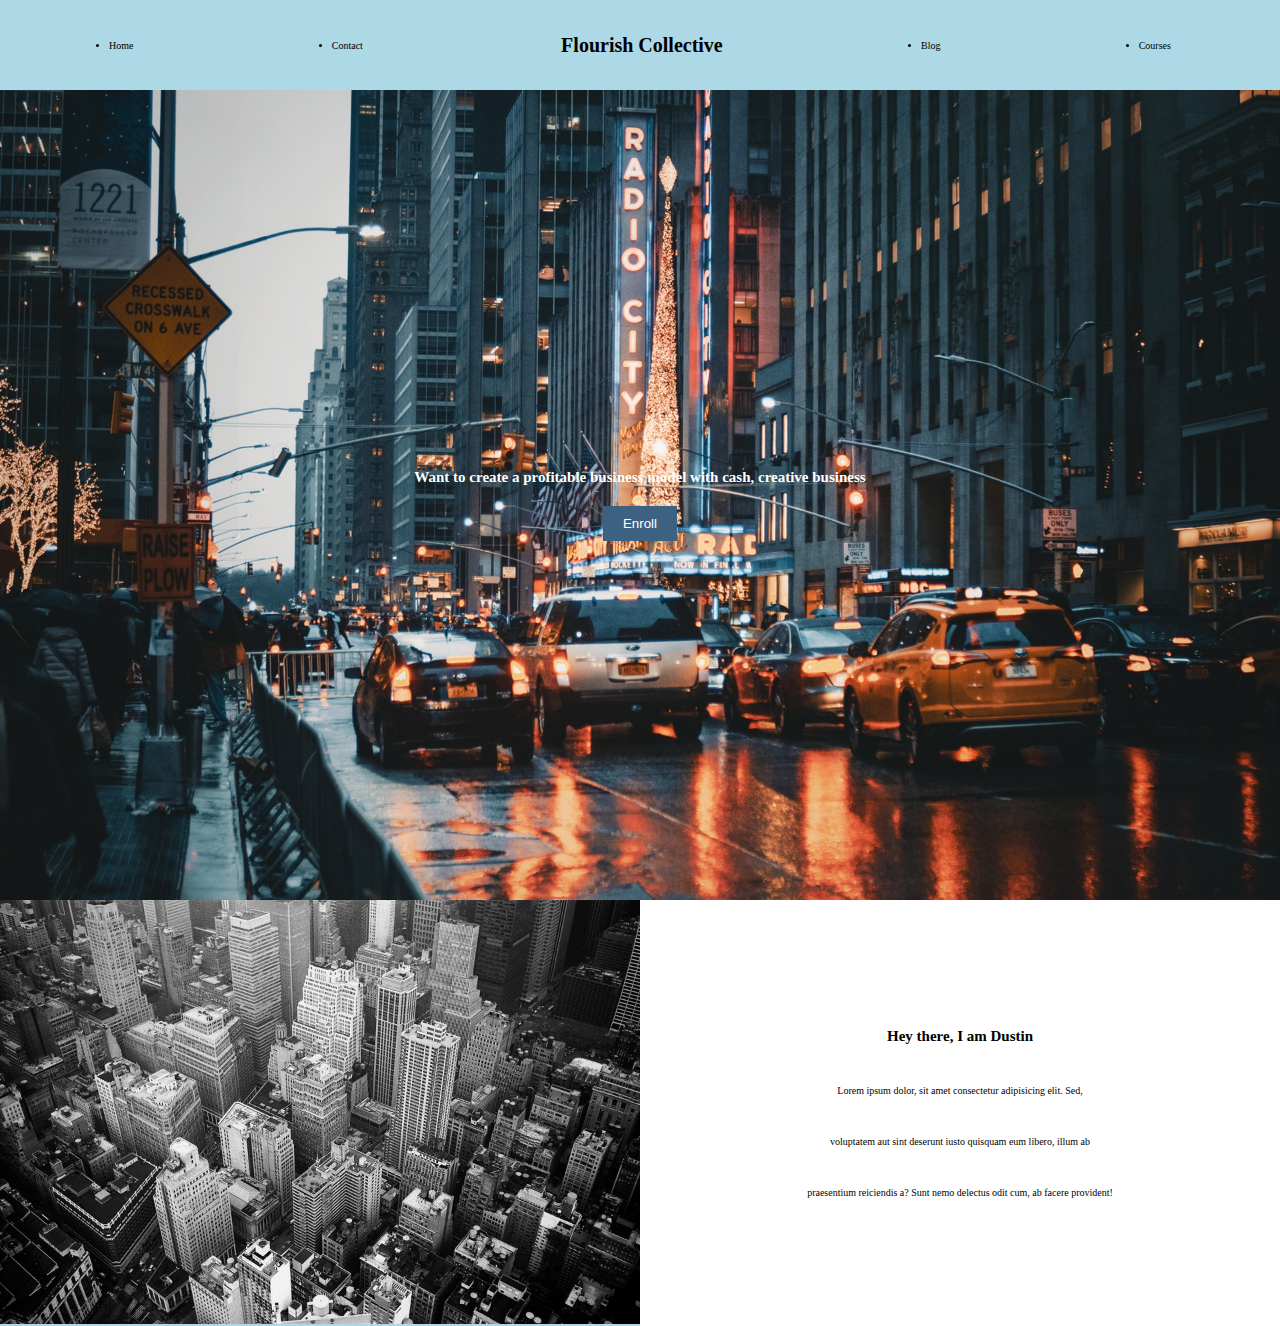
<file: css-flex/index.html>
<!DOCTYPE html>
<html lang="en">
  <head>
    <meta charset="UTF-8" />
    <meta name="viewport" content="width=device-width, initial-scale=1.0" />
    <title>Flourishe Collective</title>
    <link rel="stylesheet" href="./style.css" />
  </head>
  <body>
    <header>
      <nav>
        <ul>
          <li><a href="#"></a>Home</li>
          <li><a href="#"></a>Contact</li>
          <h1>Flourish Collective</h1>
          <li><a href="#"></a>Blog</li>
          <li><a href="#"></a>Courses</li>
        </ul>
      </nav>
    </header>
    <section class="hero">
      <h2>
        Want to create a profitable business model with cash, creative business
      </h2>
      <button>Enroll</button>
    </section>
    <section class="intro">
      <div class="intro-img">
        <img
          src="./img/aerial-view-and-grayscale-photography-of-high-rise-buildings-1105766 (1).jpg"
          alt="color vehicle"
        />
      </div>

      <div class="intro-text">
        <h2>Hey there, I am Dustin</h2>
        <p>
          Lorem ipsum dolor, sit amet consectetur adipisicing elit. Sed,
        </p>
        <p>voluptatem aut sint deserunt iusto quisquam eum libero, illum ab</p>
        <p>
          praesentium reiciendis a? Sunt nemo delectus odit cum, ab facere
          provident!
        </p>
      </div>
    </section>
  </body>
</html>
</file>
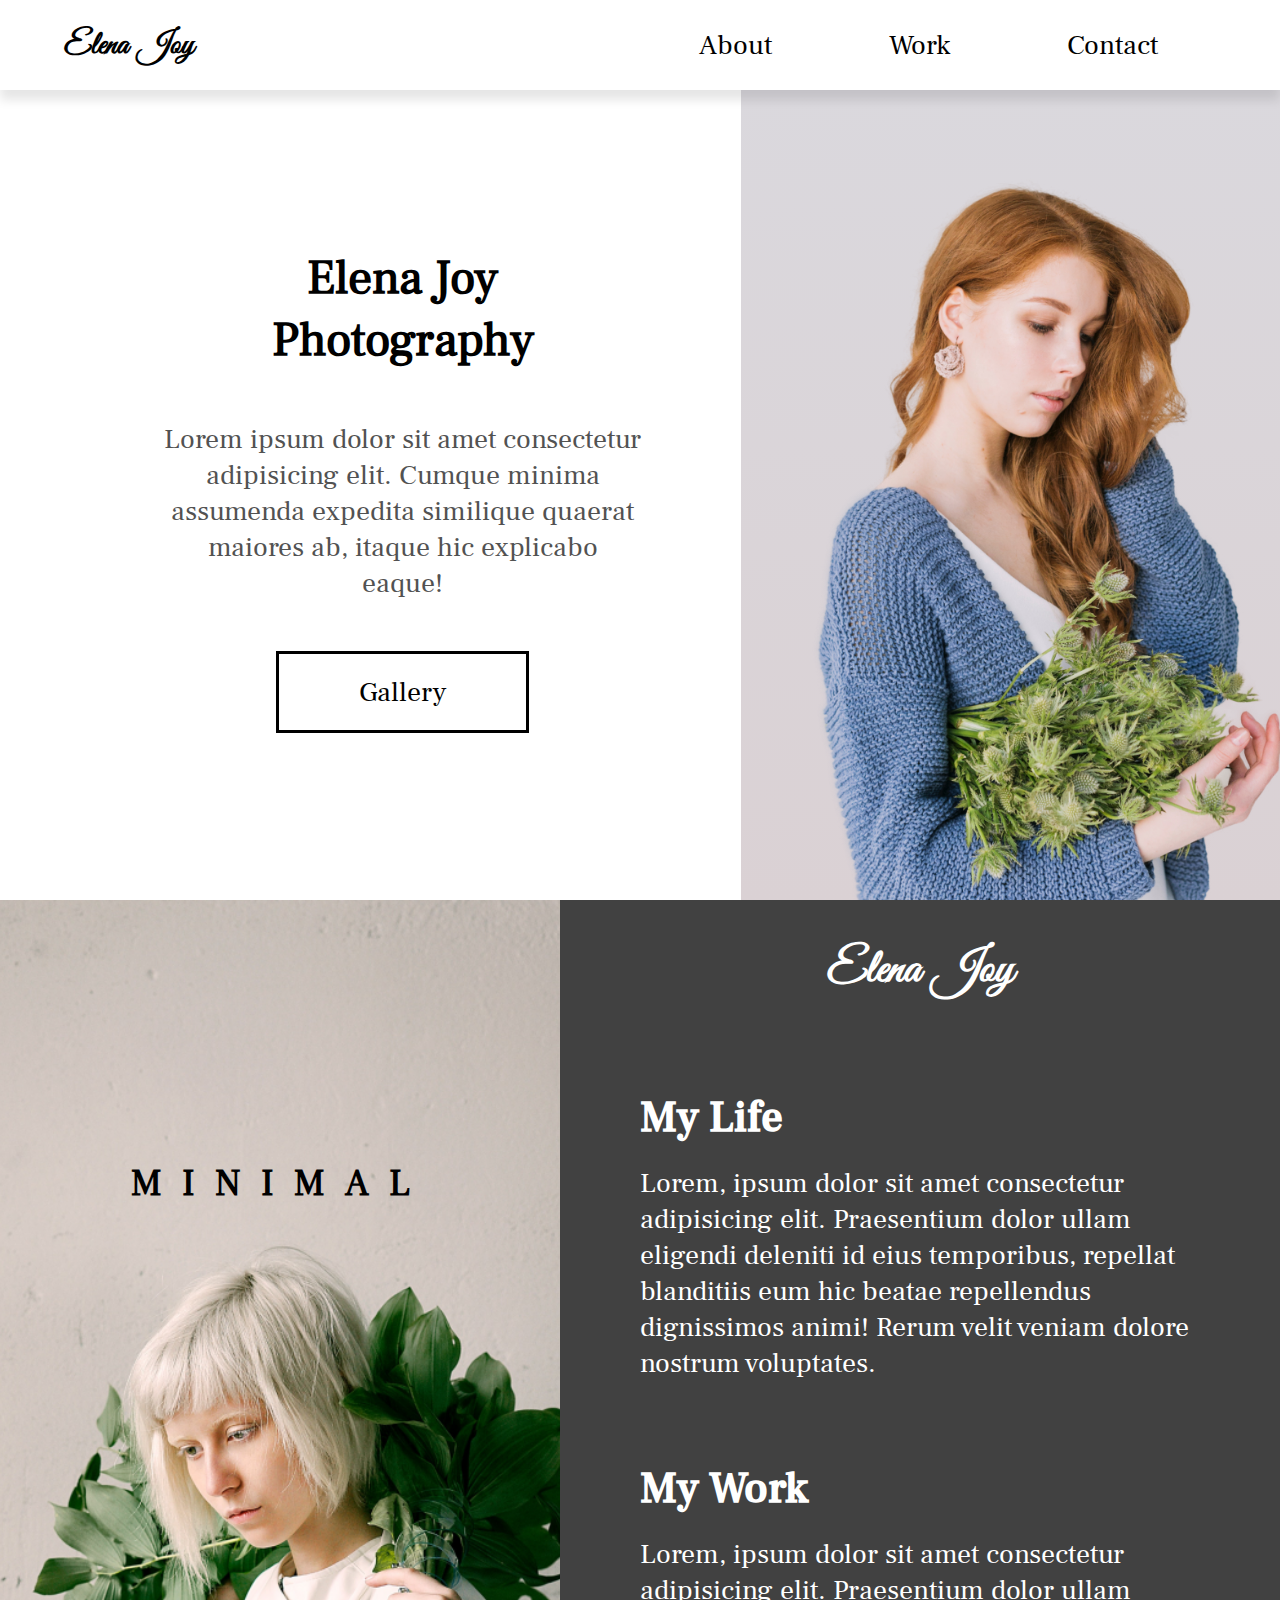
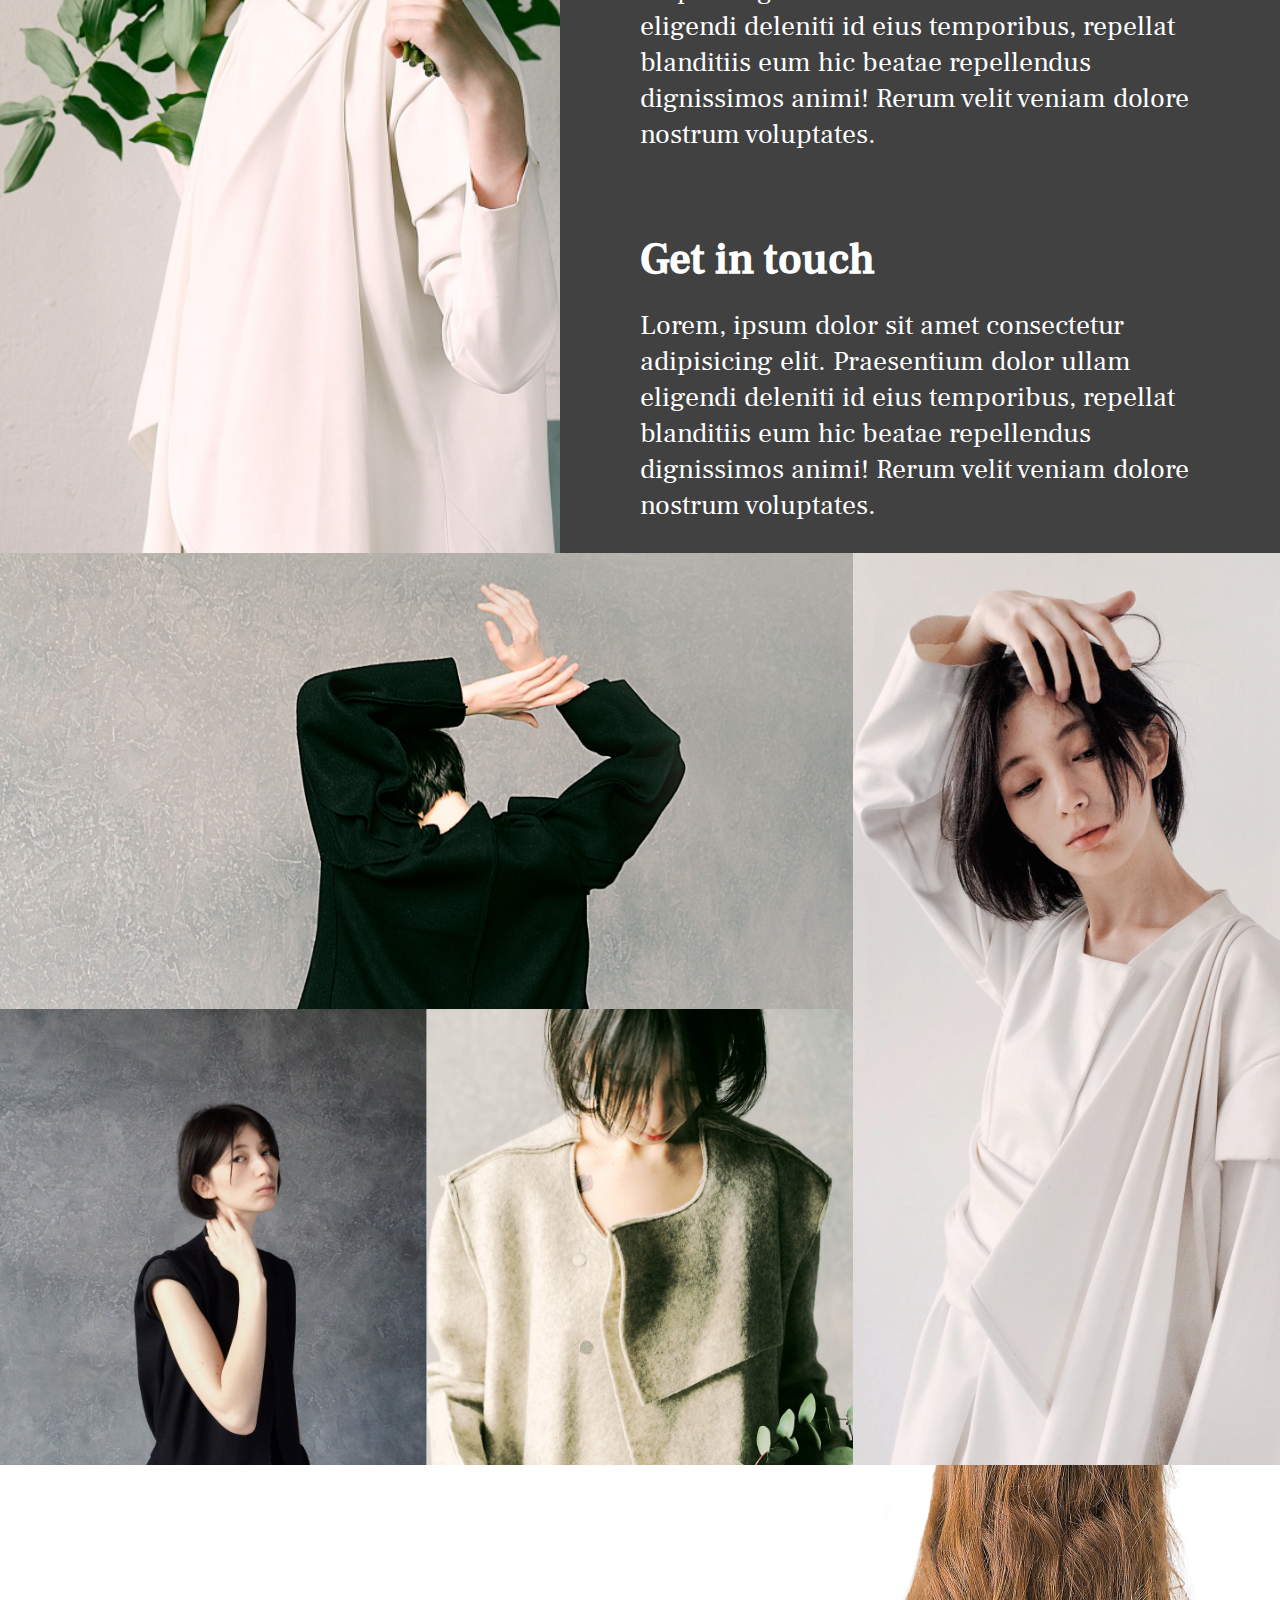
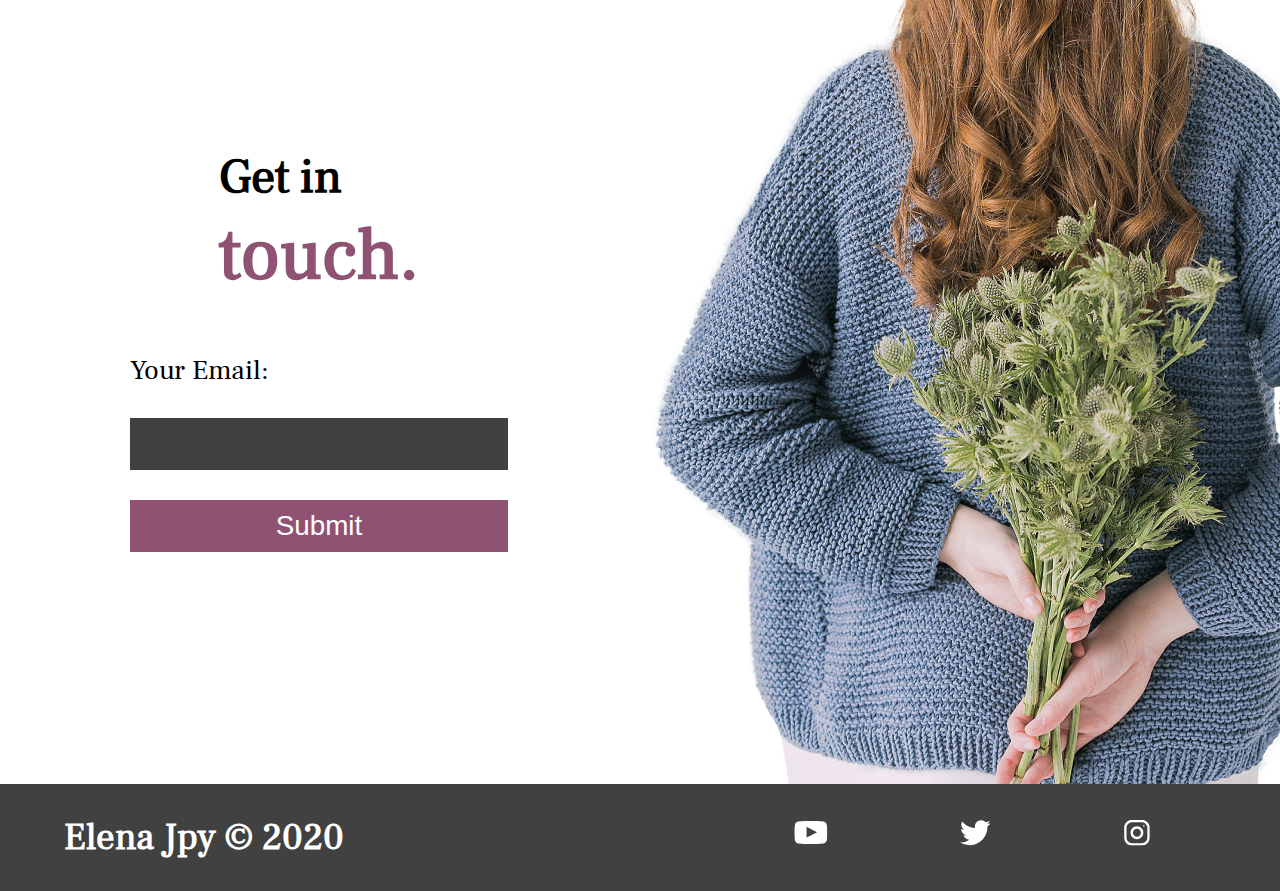
<file: PhotographyWebsite/index.html>
<!DOCTYPE html>
<html lang="en">
  <head>
    <meta charset="UTF-8" />
    <meta name="viewport" content="width=device-width, initial-scale=1.0" />
    <meta http-equiv="X-UA-Compatible" content="ie=edge" />
    <meta
      name="description"
      content="Professional Photographer available for weddings and special events."
    />
    <meta name="robots" content="index,follow" />
    <link rel="stylesheet" href="./style.css" />
    <title>Elena Joy | Photographer</title>
  </head>
  <body>
    <header class="main-head">
      <nav>
        <h1 id="logo">Elena Joy</h1>
        <!-- <input type="checkbox" class="menu-check" /> -->
        <ul class="nav-links">
          <li><a href="#about">About</a></li>
          <li><a href="#work">Work</a></li>
          <li><a href="#contact">Contact</a></li>
        </ul>
        <div class="burger">
          <span class="line1"></span>
          <span class="line2"></span>
          <span class="line3"></span>
        </div>
      </nav>
    </header>
    <main>
      <section class="hero">
        <div class="hero-introduction flex">
          <h2>
            Elena Joy <br />
            Photography
          </h2>
          <p>
            Lorem ipsum dolor sit amet consectetur adipisicing elit. Cumque
            minima assumenda expedita similique quaerat maiores ab, itaque hic
            explicabo eaque!
          </p>
          <a href="#gallery">Gallery</a>
        </div>
        <div class="hero-images">
          <img
            class="hero-elena"
            src="./img/elena-joy.png"
            alt="picture of elena joy"
          />
          <img src="./img/plant1.png" alt="" class="plant1 plant" />
          <img src="./img/plant2.png" alt="" class="plant2 plant" />
        </div>
      </section>
      <section class="about" id="about">
        <div class="about-image">
          <h5>MINIMAL</h5>
          <img src="./img/about-image.png" alt="portrait-picture" />
        </div>

        <div class="about-text flex">
          <h2>Elena Joy</h2>
          <div class="about-life">
            <h3>My Life</h3>
            <p>
              Lorem, ipsum dolor sit amet consectetur adipisicing elit.
              Praesentium dolor ullam eligendi deleniti id eius temporibus,
              repellat blanditiis eum hic beatae repellendus dignissimos animi!
              Rerum velit veniam dolore nostrum voluptates.
            </p>
          </div>
          <div class="about-work">
            <h3>My Work</h3>
            <p>
              Lorem, ipsum dolor sit amet consectetur adipisicing elit.
              Praesentium dolor ullam eligendi deleniti id eius temporibus,
              repellat blanditiis eum hic beatae repellendus dignissimos animi!
              Rerum velit veniam dolore nostrum voluptates.
            </p>
          </div>
          <div class="about-contact">
            <h3>Get in touch</h3>
            <p>
              Lorem, ipsum dolor sit amet consectetur adipisicing elit.
              Praesentium dolor ullam eligendi deleniti id eius temporibus,
              repellat blanditiis eum hic beatae repellendus dignissimos animi!
              Rerum velit veniam dolore nostrum voluptates.
            </p>
          </div>
        </div>
      </section>

      <div class="gallery" id="gallery">
        <img class="gallery1" src="./img/gallery-1.jpg" alt="man in suit" />
        <img class="gallery2" src="./img/gallery-2.jpg" alt="lady in coat" />
        <img class="gallery3" src="./img/gallery-3.jpg" alt="lady in t-shirt" />
        <img class="gallery4" src="./img/gallery-4.jpg" alt="lady in jacket" />
      </div>
      <section class="contact" id="contact">
        <div class="form-wrapper flex">
          <h2>
            Get in <br />
            <span>touch.</span>
          </h2>
          <form>
            <label for="email">Your Email:</label>
            <input type="email" id="email required" />
            <button type="submit">Submit</button>
          </form>
        </div>

        <img src="./img/contact-image.jpg" alt="elena-joy" />
      </section>
    </main>
    <footer>
      <h4>Elena Jpy &copy; 2020</h4>
      <ul>
        <li>
          <a href="#"
            ><img src="./img/youtube-symbol 1.svg" alt="youtube-social-media"
          /></a>
        </li>
        <li>
          <a href="#"
            ><img src="./img/twitter 1.svg " alt="twitter-social-media"
          /></a>
        </li>
        <li>
          <a href="#"
            ><img src="./img/instagram 1.svg" alt="instagram-social-media"
          /></a>
        </li>
      </ul>
    </footer>

    <script src="./app.js"></script>
  </body>
</html>
</file>
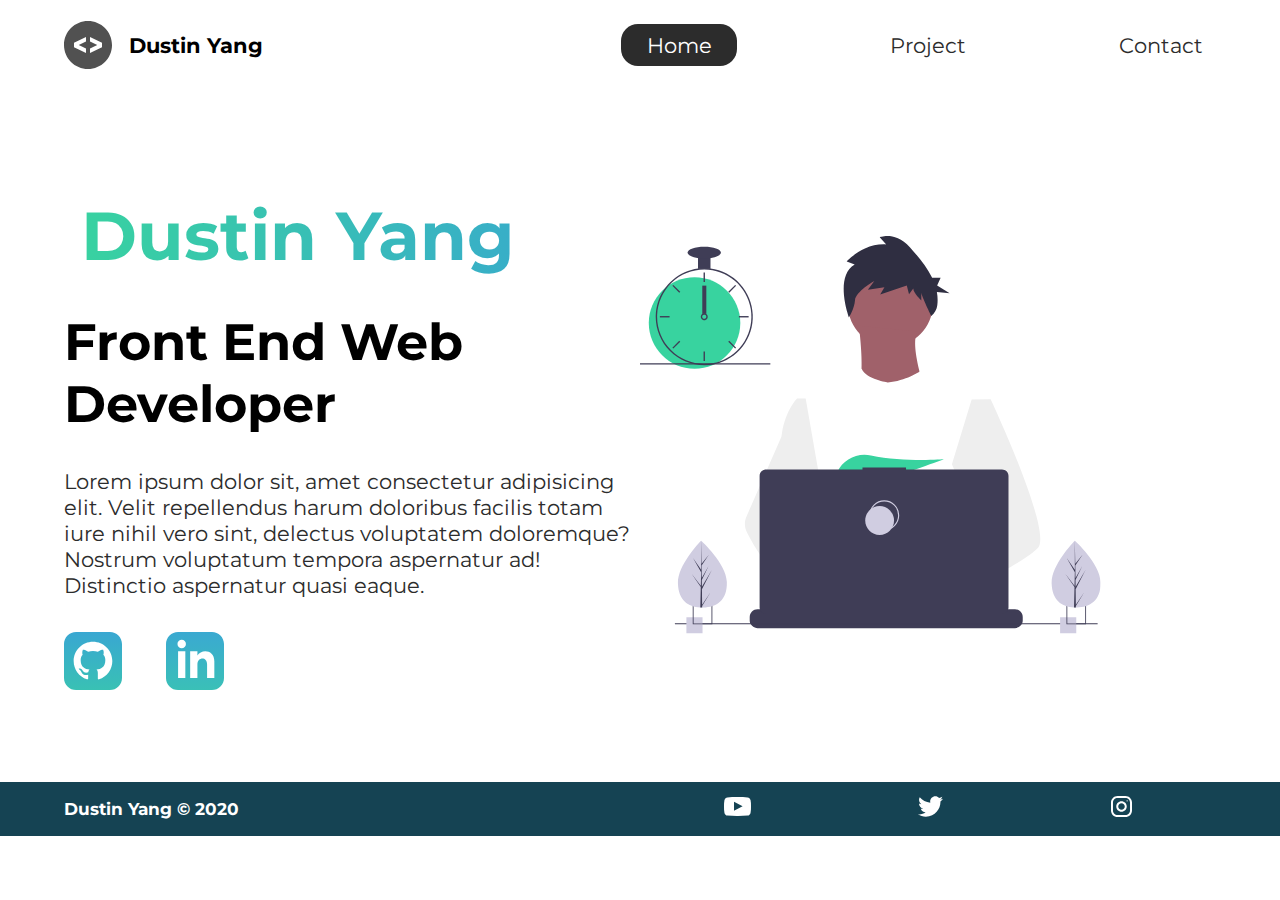
<file: Portfolio/index.html>
<!DOCTYPE html>
<html lang="en">
  <head>
    <meta charset="UTF-8" />
    <meta name="viewport" content="width=device-width, initial-scale=1.0" />
    <meta name="description" content="Dustin Yang Web Dev Portfolio" />
    <meta name="robots" content="index,follow" />
    <link
      href="https://fonts.googleapis.com/css?family=Montserrat:400,500&display=swap"
      rel="stylesheet"
    />
    <link rel="stylesheet" href="./styles/style.css" />
    <title>Dustin Yang | Web Dev</title>
  </head>

  <header class="main-head">
    <nav>
      <div class="logo">
        <img src="icons/code.svg" alt="logo" />
        <h1>Dustin Yang</h1>
      </div>
      <ul>
        <li>
          <a class="active" href="/">Home</a>
        </li>
        <li><a href="./projects/">Project</a></li>
        <li><a href="./contact/">Contact</a></li>
      </ul>
    </nav>
  </header>
  <section class="intro">
    <div class="intro-text">
      <h2>Dustin Yang</h2>
      <h3>
        Front End Web <br />
        Developer
      </h3>
      <p>
        Lorem ipsum dolor sit, amet consectetur adipisicing elit. Velit
        repellendus harum doloribus facilis totam iure nihil vero sint, delectus
        voluptatem doloremque? Nostrum voluptatum tempora aspernatur ad!
        Distinctio aspernatur quasi eaque.
      </p>
      <div class="intro-social">
        <a href="#"
          ><img src="./icons/github.svg" alt="github-social-link"
        /></a>
        <a href="#"
          ><img src="./icons/linked-in.svg" alt="linked-social-link"
        /></a>
      </div>
    </div>
    <div class="intro-image">
      <svg
        width="799"
        height="690"
        viewBox="0 0 799 690"
        fill="none"
        xmlns="http://www.w3.org/2000/svg"
      >
        <g id="undraw_dev_productivity_umsq (1) 1" clip-path="url(#clip0)">
          <path
            id="Vector"
            d="M516.92 624.636C516.92 624.636 512.16 626.266 504.42 628.576C487.31 633.706 455.65 642.216 428.82 643.916C405.72 645.396 386.2 641.836 382.63 626.766C381.1 620.286 383.27 614.956 388 610.576C402.12 597.486 439 592.796 468.25 591.186C476.51 590.736 484.15 590.526 490.51 590.446C501.31 590.306 508.39 590.526 508.39 590.526L508.56 591.186L516.92 624.636Z"
            fill="#A0616A"
          />
          <path
            id="Vector_2"
            d="M436.99 672.586C418.61 695.346 342.73 647.666 316.19 629.886C310.41 626.016 306.97 623.566 306.97 623.566L331.25 591.186L338.94 580.936C338.94 580.936 345.82 584.586 355.99 590.526C356.36 590.746 356.73 590.966 357.11 591.186C365.88 596.336 376.89 603.066 388 610.576C403.33 620.946 418.83 632.776 428.82 643.916C438.59 654.806 443.08 665.036 436.99 672.586Z"
            fill="#A0616A"
          />
          <g id="me">
            <path
              id="Vector_3"
              d="M434.672 191.952C475.283 191.607 507.926 158.406 507.582 117.795C507.237 77.1832 474.036 44.5403 433.425 44.8847C392.813 45.2291 360.17 78.4303 360.515 119.042C360.859 159.653 394.06 192.296 434.672 191.952Z"
              fill="#A0616A"
            />
            <path
              id="Vector_4"
              d="M379.477 155.65C379.477 155.65 394.216 259.972 373.002 271.875C351.787 283.779 499.929 283.588 499.929 283.588C499.929 283.588 466.124 193.284 480.809 165.449L379.477 155.65Z"
              fill="#A0616A"
            />
            <path
              id="Vector_5"
              d="M608.101 283.199L596.257 339.402L571.214 458.308L570.49 464.815L562.138 540.138L556.582 590.177L552.857 623.79C528.584 636.526 510.988 645.326 510.988 645.326C510.988 645.326 509.404 637.719 506.871 627.99C489.805 633.265 458.218 642.043 431.404 643.97C441.266 654.777 445.842 664.969 439.817 672.57C421.63 695.485 345.349 648.45 318.659 630.896C318.077 635.158 317.879 639.464 318.068 643.762L297.626 628.314L299.331 592.359L302.206 531.522L305.819 455.229C304.448 451.975 303.294 448.634 302.364 445.228C295.956 423.161 288.032 379.057 281.928 342.067C277.016 312.298 273.302 287.138 272.517 281.785C272.411 281.086 272.358 280.726 272.358 280.726L384.363 230.094C392.509 248.556 429.865 253.809 429.865 253.809C460.756 251.417 484.847 234.913 484.847 234.913L608.101 283.199Z"
              fill="white"
            />
            <path
              id="Vector_6"
              d="M372.285 49.3811L358.49 43.9934C358.49 43.9934 386.969 12.1 426.99 14.513L415.635 2.22366C415.635 2.22366 443.04 -9.01799 468.283 19.6674C481.553 34.7467 496.908 52.4737 506.557 72.5077L521.281 72.3829L515.251 85.9663L536.874 99.3152L514.777 97.0719C516.155 104.471 516.421 112.034 515.566 119.511C514.683 126.991 510.928 133.835 505.094 138.598V138.598C505.094 138.598 487.743 103.449 487.696 97.9443L487.813 111.705C487.813 111.705 473.959 99.4371 473.889 91.1807L466.471 100.877L462.593 85.7717L416.475 101.301L423.87 88.8526L395.157 93.2246L406.278 77.9923C406.278 77.9923 373.932 96.1568 372.811 111.304C371.689 126.452 362.299 140.875 362.299 140.875C362.299 140.875 336.213 70.3294 372.285 49.3811Z"
              fill="#2F2E41"
            />
            <path
              id="Vector_7"
              d="M690.215 540.422C682.794 548.605 664.338 560.992 641.951 574.422C633.623 579.413 624.757 584.559 615.71 589.676C594.122 601.889 571.514 614.001 552.857 623.79C528.584 636.526 510.988 645.326 510.988 645.326C510.988 645.326 509.403 637.719 506.871 627.99C503.48 614.968 498.397 598.141 493.184 590.715C493.002 590.456 492.82 590.218 492.638 589.979C491.121 588.022 489.601 586.885 488.112 586.897L562.138 540.138L594.127 519.926L570.489 464.814L540.842 395.683L557.908 339.727L575.062 283.479L608.101 283.199C608.101 283.199 619.243 306.985 633.514 340.166C635.647 345.128 637.851 350.299 640.096 355.64C669.469 425.394 706.176 522.836 690.215 540.422Z"
              fill="#EEEEEE"
            />
            <path
              id="Vector_8"
              d="M358.123 591.2C355.41 591.212 352.702 591.456 350.029 591.928C327.074 596.073 320.47 616.94 318.659 630.896C318.077 635.158 317.879 639.464 318.068 643.761L297.626 628.314L290.178 622.687C272.316 616.628 256.353 605.733 242.483 592.84C230.449 581.456 219.634 568.849 210.213 555.223C200.831 541.793 192.448 527.692 185.134 513.034C183.094 508.943 181.977 504.454 181.864 499.884C181.751 495.314 182.644 490.775 184.48 486.588L209.154 430.327L245.218 348.098C245.471 346.146 245.752 344.237 246.059 342.371C252.995 300.511 272.367 281.786 272.367 281.786L287.286 281.659L297.778 341.932L310.813 416.815L302.364 445.227L282.839 510.845L302.205 531.522L358.123 591.2Z"
              fill="#EEEEEE"
            />
          </g>
          <path
            id="Vector_9"
            d="M372.877 415.806L385.631 430.686C390.37 429.783 395.319 428.721 400.416 427.529L396.752 415.806L405.71 426.256C459.707 412.975 526.637 387.155 526.637 387.155C526.637 387.155 454.379 392.453 400.428 380.666C376.558 375.451 351.998 387.284 342.202 409.668C336.508 422.679 337.403 433.951 357.596 433.951C364.419 433.835 371.223 433.195 377.949 432.037L372.877 415.806Z"
            fill="#38D39F"
          />
          <path
            id="Vector_10"
            d="M663.65 660.386V666.456C663.654 668.122 663.345 669.774 662.74 671.326C662.472 672.018 662.147 672.687 661.77 673.326C660.578 675.326 658.887 676.983 656.862 678.133C654.838 679.283 652.549 679.887 650.22 679.886H203.67C201.342 679.887 199.053 679.283 197.028 678.133C195.003 676.983 193.312 675.326 192.12 673.326C191.743 672.687 191.419 672.018 191.15 671.326C190.546 669.774 190.237 668.122 190.24 666.456V660.386C190.24 658.622 190.587 656.876 191.262 655.246C191.936 653.616 192.926 652.136 194.173 650.888C195.42 649.641 196.901 648.652 198.53 647.977C200.16 647.302 201.906 646.955 203.67 646.956H229.41V644.126C229.41 644.052 229.425 643.979 229.453 643.911C229.481 643.843 229.522 643.782 229.574 643.73C229.626 643.678 229.688 643.636 229.756 643.608C229.824 643.58 229.897 643.566 229.97 643.566H243.4C243.474 643.566 243.547 643.58 243.615 643.608C243.683 643.636 243.745 643.678 243.797 643.73C243.849 643.782 243.89 643.843 243.918 643.911C243.946 643.979 243.96 644.052 243.96 644.126V646.956H252.35V644.126C252.35 644.052 252.365 643.979 252.393 643.911C252.421 643.843 252.462 643.782 252.514 643.73C252.566 643.678 252.628 643.636 252.696 643.608C252.764 643.58 252.837 643.566 252.91 643.566H266.34C266.414 643.566 266.487 643.58 266.555 643.608C266.623 643.636 266.684 643.678 266.736 643.73C266.789 643.782 266.83 643.843 266.858 643.911C266.886 643.979 266.9 644.052 266.9 644.126V646.956H275.3V644.126C275.3 644.052 275.315 643.979 275.343 643.911C275.371 643.843 275.412 643.782 275.464 643.73C275.516 643.678 275.578 643.636 275.646 643.608C275.714 643.58 275.787 643.566 275.86 643.566H289.29C289.364 643.566 289.437 643.58 289.505 643.608C289.573 643.636 289.634 643.678 289.686 643.73C289.739 643.782 289.78 643.843 289.808 643.911C289.836 643.979 289.85 644.052 289.85 644.126V646.956H298.24V644.126C298.24 644.052 298.255 643.979 298.283 643.911C298.311 643.843 298.352 643.782 298.404 643.73C298.456 643.678 298.518 643.636 298.586 643.608C298.654 643.58 298.727 643.566 298.8 643.566H312.23C312.304 643.566 312.377 643.58 312.445 643.608C312.513 643.636 312.574 643.678 312.626 643.73C312.678 643.782 312.72 643.843 312.748 643.911C312.776 643.979 312.79 644.052 312.79 644.126V646.956H321.18V644.126C321.18 644.052 321.194 643.979 321.223 643.911C321.251 643.843 321.292 643.782 321.344 643.73C321.396 643.678 321.458 643.636 321.526 643.608C321.594 643.58 321.667 643.566 321.74 643.566H335.17C335.244 643.566 335.317 643.58 335.385 643.608C335.453 643.636 335.514 643.678 335.566 643.73C335.618 643.782 335.66 643.843 335.688 643.911C335.716 643.979 335.73 644.052 335.73 644.126V646.956H344.13V644.126C344.13 644.052 344.145 643.979 344.173 643.911C344.201 643.843 344.242 643.782 344.294 643.73C344.346 643.678 344.408 643.636 344.476 643.608C344.544 643.58 344.617 643.566 344.69 643.566H358.12C358.194 643.566 358.267 643.58 358.335 643.608C358.403 643.636 358.464 643.678 358.516 643.73C358.569 643.782 358.61 643.843 358.638 643.911C358.666 643.979 358.68 644.052 358.68 644.126V646.956H367.07V644.126C367.07 644.052 367.085 643.979 367.113 643.911C367.141 643.843 367.182 643.782 367.234 643.73C367.286 643.678 367.348 643.636 367.416 643.608C367.484 643.58 367.557 643.566 367.63 643.566H472.83C472.904 643.566 472.977 643.58 473.045 643.608C473.113 643.636 473.174 643.678 473.227 643.73C473.279 643.782 473.32 643.843 473.348 643.911C473.376 643.979 473.39 644.052 473.39 644.126V646.956H481.79V644.126C481.79 644.052 481.804 643.979 481.833 643.911C481.861 643.843 481.902 643.782 481.954 643.73C482.006 643.678 482.068 643.636 482.136 643.608C482.204 643.58 482.277 643.566 482.35 643.566H495.78C495.928 643.567 496.07 643.627 496.175 643.732C496.279 643.836 496.339 643.978 496.34 644.126V646.956H504.73V644.126C504.73 644.052 504.745 643.979 504.773 643.911C504.801 643.843 504.842 643.782 504.894 643.73C504.946 643.678 505.008 643.636 505.076 643.608C505.144 643.58 505.217 643.566 505.29 643.566H518.72C518.794 643.566 518.867 643.58 518.935 643.608C519.003 643.636 519.065 643.678 519.117 643.73C519.169 643.782 519.21 643.843 519.238 643.911C519.266 643.979 519.28 644.052 519.28 644.126V646.956H527.67V644.126C527.67 644.052 527.685 643.979 527.713 643.911C527.741 643.843 527.782 643.782 527.834 643.73C527.886 643.678 527.948 643.636 528.016 643.608C528.084 643.58 528.157 643.566 528.23 643.566H541.66C541.734 643.566 541.807 643.58 541.875 643.608C541.943 643.636 542.005 643.678 542.057 643.73C542.109 643.782 542.15 643.843 542.178 643.911C542.206 643.979 542.22 644.052 542.22 644.126V646.956H550.62V644.126C550.62 644.052 550.635 643.979 550.663 643.911C550.691 643.843 550.732 643.782 550.784 643.73C550.836 643.678 550.898 643.636 550.966 643.608C551.034 643.58 551.107 643.566 551.18 643.566H564.61C564.757 643.568 564.898 643.628 565.001 643.733C565.104 643.837 565.161 643.979 565.16 644.126V646.956H573.56V644.126C573.56 644.052 573.575 643.979 573.603 643.911C573.631 643.843 573.672 643.782 573.724 643.73C573.776 643.678 573.838 643.636 573.906 643.608C573.974 643.58 574.047 643.566 574.12 643.566H587.55C587.624 643.566 587.697 643.58 587.765 643.608C587.833 643.636 587.895 643.678 587.947 643.73C587.999 643.782 588.04 643.843 588.068 643.911C588.096 643.979 588.11 644.052 588.11 644.126V646.956H596.5V644.126C596.5 644.052 596.515 643.979 596.543 643.911C596.571 643.843 596.612 643.782 596.664 643.73C596.716 643.678 596.778 643.636 596.846 643.608C596.914 643.58 596.987 643.566 597.06 643.566H610.49C610.564 643.566 610.637 643.58 610.705 643.608C610.773 643.636 610.835 643.678 610.887 643.73C610.939 643.782 610.98 643.843 611.008 643.911C611.036 643.979 611.05 644.052 611.05 644.126V646.956H650.22C651.984 646.955 653.731 647.302 655.36 647.977C656.99 648.652 658.471 649.641 659.718 650.888C660.965 652.136 661.954 653.616 662.629 655.246C663.304 656.876 663.651 658.622 663.65 660.386Z"
            fill="#3F3D56"
          />
          <path
            id="Vector_11"
            d="M793.5 671.326H60.5V673.326H793.5V671.326Z"
            fill="#3F3D56"
          />
          <path
            id="Vector_12"
            d="M627.694 404.757H461.251V401.326H385.78V404.757H218.651C215.665 404.757 212.801 405.943 210.69 408.054C208.578 410.166 207.392 413.029 207.392 416.015V643.927C207.392 646.913 208.578 649.776 210.69 651.888C212.801 653.999 215.665 655.185 218.651 655.185H627.694C630.68 655.185 633.544 653.999 635.655 651.888C637.767 649.776 638.953 646.913 638.953 643.927V416.015C638.953 414.537 638.662 413.073 638.096 411.707C637.53 410.341 636.701 409.1 635.655 408.054C634.61 407.009 633.369 406.18 632.003 405.614C630.637 405.048 629.173 404.757 627.694 404.757Z"
            fill="#3F3D56"
          />
          <path
            id="Vector_13"
            d="M423.5 509.326C437.307 509.326 448.5 498.133 448.5 484.326C448.5 470.519 437.307 459.326 423.5 459.326C409.693 459.326 398.5 470.519 398.5 484.326C398.5 498.133 409.693 509.326 423.5 509.326Z"
            stroke="#D0CDE1"
            stroke-width="2"
            stroke-miterlimit="10"
          />
          <path
            id="Vector_14"
            d="M415.5 518.326C429.307 518.326 440.5 507.133 440.5 493.326C440.5 479.519 429.307 468.326 415.5 468.326C401.693 468.326 390.5 479.519 390.5 493.326C390.5 507.133 401.693 518.326 415.5 518.326Z"
            fill="#D0CDE1"
          />
          <path
            id="Vector_15"
            d="M108.446 661.223H80.4463V689.223H108.446V661.223Z"
            fill="#D0CDE1"
          />
          <path
            id="Vector_16"
            d="M91.4502 639.223V673.223H125.45V639.223H91.4502ZM123.97 671.743H92.9202V640.703H123.97V671.743Z"
            fill="#3F3D56"
          />
          <path
            id="Vector_17"
            d="M756.446 661.223H728.446V689.223H756.446V661.223Z"
            fill="#D0CDE1"
          />
          <path
            id="Vector_18"
            d="M739.45 639.223V673.223H773.45V639.223H739.45ZM771.97 671.743H740.92V640.703H771.97V671.743Z"
            fill="#3F3D56"
          />
          <path
            id="Vector_19"
            d="M94.5802 230.113C138.399 230.113 173.921 194.592 173.921 150.773C173.921 106.955 138.399 71.4326 94.5802 71.4326C50.7617 71.4326 15.2397 106.955 15.2397 150.773C15.2397 194.592 50.7617 230.113 94.5802 230.113Z"
            fill="#38D39F"
          />
          <path
            id="Vector_20"
            d="M122.229 56.4899C115.045 55.5763 107.774 55.5763 100.59 56.4899C84.586 58.5913 69.5203 65.2398 57.181 75.6465C44.8417 86.0532 35.7467 99.7813 30.9754 115.202C28.8053 122.229 27.5764 129.514 27.3208 136.864C27.2848 137.886 27.2607 138.92 27.2607 139.954C27.283 162.264 36.1559 183.655 51.932 199.431C67.7082 215.207 89.0989 224.08 111.41 224.103C113.201 224.103 114.992 224.042 116.759 223.934C120.907 223.674 125.03 223.103 129.093 222.227C148.495 218.055 165.798 207.161 177.947 191.468C190.095 175.776 196.308 156.295 195.487 136.467C194.665 116.638 186.863 97.738 173.459 83.1039C160.054 68.4698 141.909 59.0435 122.229 56.4899H122.229ZM137.748 217.347H137.736C130.959 219.659 123.905 221.062 116.759 221.518C114.992 221.638 113.201 221.698 111.41 221.698C89.7377 221.672 68.961 213.051 53.6367 197.727C38.3123 182.402 29.6914 161.626 29.6649 139.954C29.6649 138.92 29.689 137.886 29.725 136.864C30.5514 115.744 39.5156 95.7617 54.7411 81.1008C69.9666 66.44 90.273 58.237 111.41 58.2089C130.776 58.21 149.513 65.0865 164.283 77.6131C179.052 90.1398 188.895 107.503 192.057 126.61C195.219 145.716 191.496 165.325 181.55 181.942C171.604 198.559 156.081 211.106 137.748 217.347H137.748Z"
            fill="#3F3D56"
          />
          <path
            id="Vector_21"
            d="M112.612 63.0176H110.208V79.8474H112.612V63.0176Z"
            fill="#3F3D56"
          />
          <path
            id="Vector_22"
            d="M57.8578 84.7018L56.1577 86.4019L68.0582 98.3023L69.7582 96.6022L57.8578 84.7018Z"
            fill="#3F3D56"
          />
          <path
            id="Vector_23"
            d="M34.4736 138.751V141.156H51.3034V138.751H34.4736Z"
            fill="#3F3D56"
          />
          <path
            id="Vector_24"
            d="M56.1578 193.506L57.8579 195.206L69.7584 183.306L68.0583 181.606L56.1578 193.506Z"
            fill="#3F3D56"
          />
          <path
            id="Vector_25"
            d="M153.062 96.6022L154.762 98.3022L166.662 86.4018L164.962 84.7017L153.062 96.6022Z"
            fill="#3F3D56"
          />
          <path
            id="Vector_26"
            d="M171.516 138.751V141.156H188.346V138.751H171.516Z"
            fill="#3F3D56"
          />
          <path
            id="Vector_27"
            d="M154.762 181.605L153.062 183.305L164.962 195.206L166.662 193.506L154.762 181.605Z"
            fill="#3F3D56"
          />
          <path
            id="Vector_28"
            d="M112.612 200.06H110.208V216.89H112.612V200.06Z"
            fill="#3F3D56"
          />
          <path
            id="Vector_29"
            d="M115.016 135.145C113.976 134.365 112.711 133.943 111.41 133.943C110.11 133.943 108.844 134.365 107.804 135.145C107.091 135.686 106.505 136.375 106.085 137.165C105.552 138.181 105.322 139.329 105.421 140.473C105.52 141.616 105.944 142.707 106.644 143.617C107.343 144.527 108.288 145.218 109.368 145.608C110.447 145.997 111.616 146.07 112.735 145.817C113.855 145.564 114.878 144.996 115.685 144.179C116.492 143.363 117.048 142.333 117.288 141.21C117.528 140.088 117.441 138.92 117.039 137.846C116.636 136.771 115.935 135.834 115.017 135.145H115.016ZM111.41 143.56C110.454 143.557 109.539 143.176 108.863 142.501C108.187 141.825 107.807 140.909 107.804 139.954C107.808 139.224 108.03 138.513 108.441 137.91C108.793 137.4 109.271 136.989 109.828 136.718C110.386 136.446 111.004 136.323 111.623 136.361C112.241 136.398 112.84 136.594 113.361 136.931C113.881 137.267 114.307 137.732 114.595 138.281C114.883 138.83 115.025 139.444 115.007 140.063C114.989 140.683 114.811 141.287 114.491 141.818C114.17 142.349 113.719 142.788 113.179 143.093C112.639 143.398 112.03 143.559 111.41 143.56V143.56Z"
            fill="#3F3D56"
          />
          <path
            id="Vector_30"
            d="M122.229 35.3687H100.591V57.007H122.229V35.3687Z"
            fill="#3F3D56"
          />
          <path
            id="Vector_31"
            d="M111.41 38.9748C127.344 38.9748 140.261 34.4 140.261 28.7567C140.261 23.1134 127.344 18.5386 111.41 18.5386C95.4757 18.5386 82.5586 23.1134 82.5586 28.7567C82.5586 34.4 95.4757 38.9748 111.41 38.9748Z"
            fill="#3F3D56"
          />
          <path id="clock-arrow" d="M115 86H108V135H115V86Z" fill="#3F3D56" />
          <path
            id="Vector_32"
            d="M226 220.44H0V222.844H226V220.44Z"
            fill="#3F3D56"
          />
          <g id="plant-left">
            <path
              id="Vector_33"
              d="M150.594 599.754C151.527 631.704 132.858 643.413 109.43 644.097C108.886 644.113 108.344 644.123 107.805 644.126C106.719 644.135 105.643 644.117 104.577 644.072C83.3891 643.193 66.6172 631.945 65.7495 602.232C64.8515 571.482 103.018 531.529 105.882 528.574L105.887 528.571C105.996 528.458 106.052 528.402 106.052 528.402C106.052 528.402 149.661 567.807 150.594 599.754Z"
              fill="#D0CDE1"
            />
            <path
              id="Vector_34"
              d="M107.744 639.255L122.626 617.124L107.774 641.636L107.805 644.126C106.719 644.135 105.643 644.117 104.577 644.072L105.315 612.06L105.295 611.813L105.322 611.766L105.393 608.741L89.0952 585.078L105.374 606.477L105.432 607.116L105.989 582.93L91.9122 558.397L106.029 578.681L105.882 528.574L105.882 528.407L105.887 528.571L106.821 568.062L119.651 552.021L106.863 571.464L107.143 593.098L118.949 571.984L107.187 596.279L107.343 608.308L124.512 578.897L107.395 612.505L107.744 639.255Z"
              fill="#3F3D56"
            />
          </g>
          <g id="plant-right">
            <path
              id="Vector_35"
              d="M798.594 599.754C799.527 631.704 780.858 643.413 757.43 644.097C756.886 644.113 756.344 644.123 755.805 644.126C754.719 644.135 753.643 644.117 752.577 644.072C731.389 643.193 714.617 631.945 713.749 602.232C712.851 571.482 751.018 531.529 753.882 528.574L753.887 528.571C753.996 528.458 754.052 528.402 754.052 528.402C754.052 528.402 797.661 567.807 798.594 599.754Z"
              fill="#D0CDE1"
            />
            <path
              id="Vector_36"
              d="M755.744 639.255L770.626 617.124L755.774 641.636L755.805 644.126C754.719 644.135 753.643 644.117 752.577 644.072L753.315 612.06L753.295 611.813L753.323 611.766L753.393 608.741L737.095 585.078L753.374 606.477L753.432 607.116L753.989 582.93L739.912 558.397L754.029 578.681L753.882 528.574L753.882 528.407L753.887 528.571L754.821 568.062L767.651 552.021L754.864 571.464L755.143 593.098L766.949 571.984L755.187 596.279L755.343 608.308L772.512 578.897L755.395 612.505L755.744 639.255Z"
              fill="#3F3D56"
            />
          </g>
        </g>
        <defs>
          <clipPath id="clip0">
            <rect width="798.627" height="689.223" fill="white" />
          </clipPath>
        </defs>
      </svg>
      <img src="./img/splash.svg" class="splash" alt="" />
    </div>
  </section>
  <footer>
    <h4>Dustin Yang &copy; 2020</h4>
    <ul>
      <li>
        <a href="#"
          ><img src="./icons/youtube-symbol 1.svg" alt="youtube-social-media"
        /></a>
      </li>
      <li>
        <a href="#"
          ><img src="./icons/twitter 1.svg" alt="twitter-social-media"
        /></a>
      </li>
      <li>
        <a href="#"
          ><img src="./icons/instagram 1.svg" alt="instagram-social-media"
        /></a>
      </li>
    </ul>
  </footer>
</html>
</file>
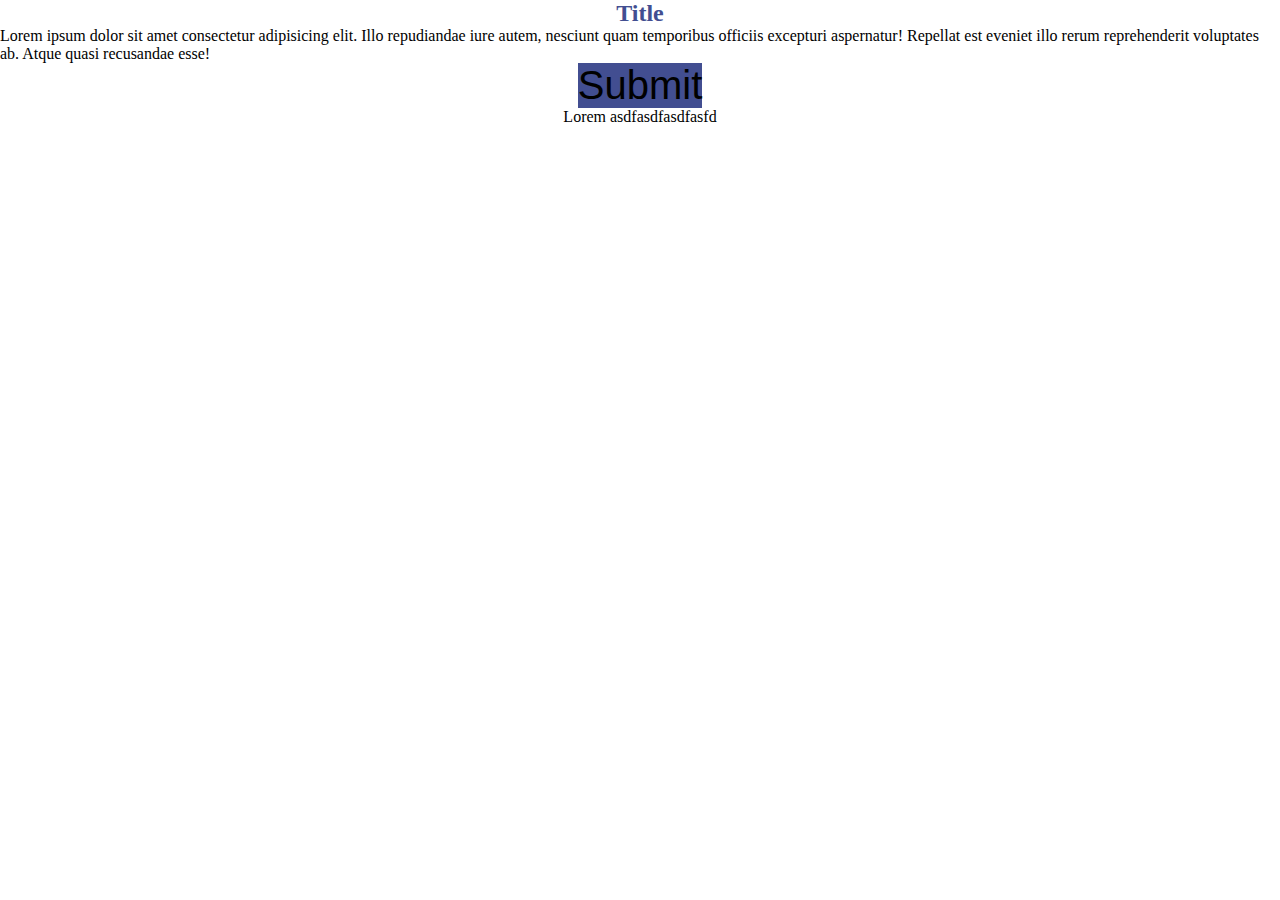
<file: SASS/index.html>
<!DOCTYPE html>
<html lang="en">
  <head>
    <meta charset="UTF-8" />
    <meta name="viewport" content="width=device-width, initial-scale=1.0" />
    <!-- <script src="./styles/style.scss"></script> -->
    <link rel="stylesheet" href="./styles/style.css" />
    <title>CSS GRID</title>
  </head>
  <body>
    <section class="intro">
      <h2>Title</h2>
      <p>
        Lorem ipsum dolor sit amet consectetur adipisicing elit. Illo
        repudiandae iure autem, nesciunt quam temporibus officiis excepturi
        aspernatur! Repellat est eveniet illo rerum reprehenderit voluptates ab.
        Atque quasi recusandae esse!
      </p>
      <button>Submit</button>
      <div class="box">
        <p>Lorem asdfasdfasdfasfd</p>
      </div>
    </section>
  </body>
</html>
</file>
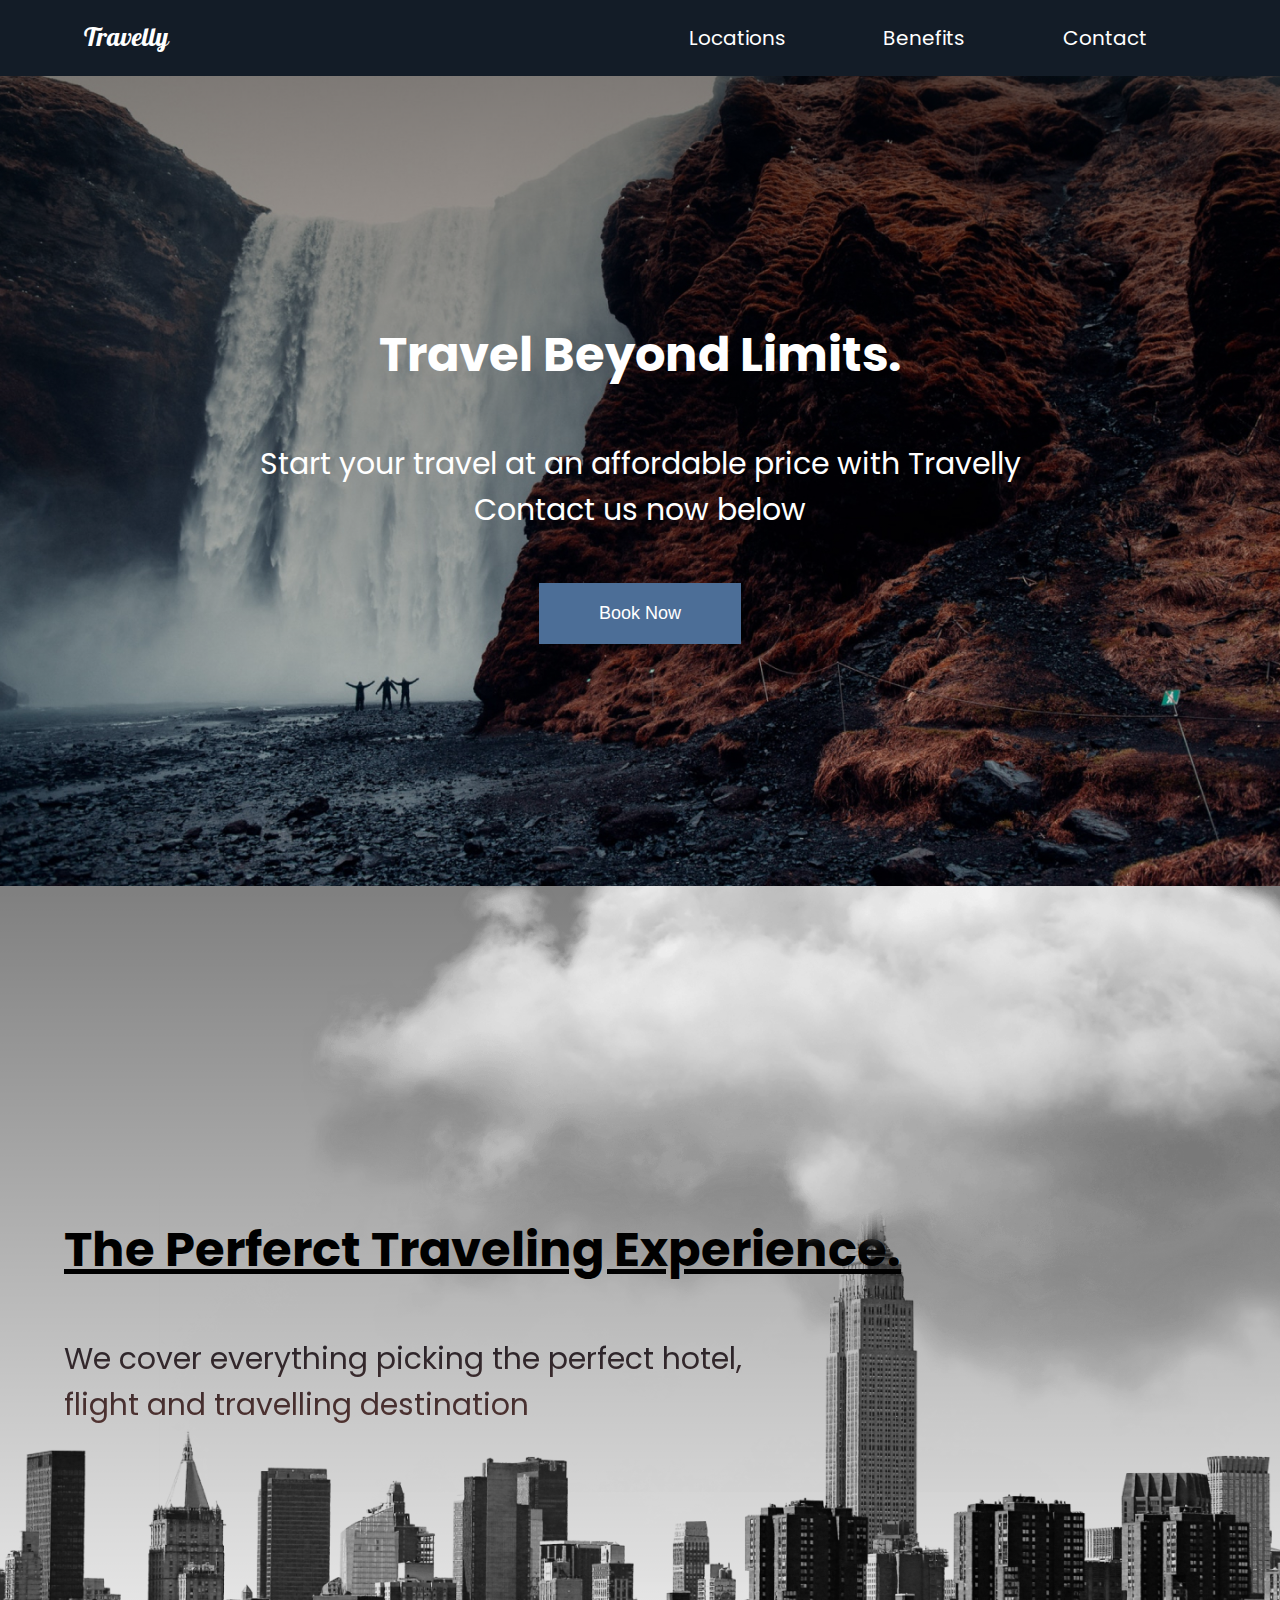
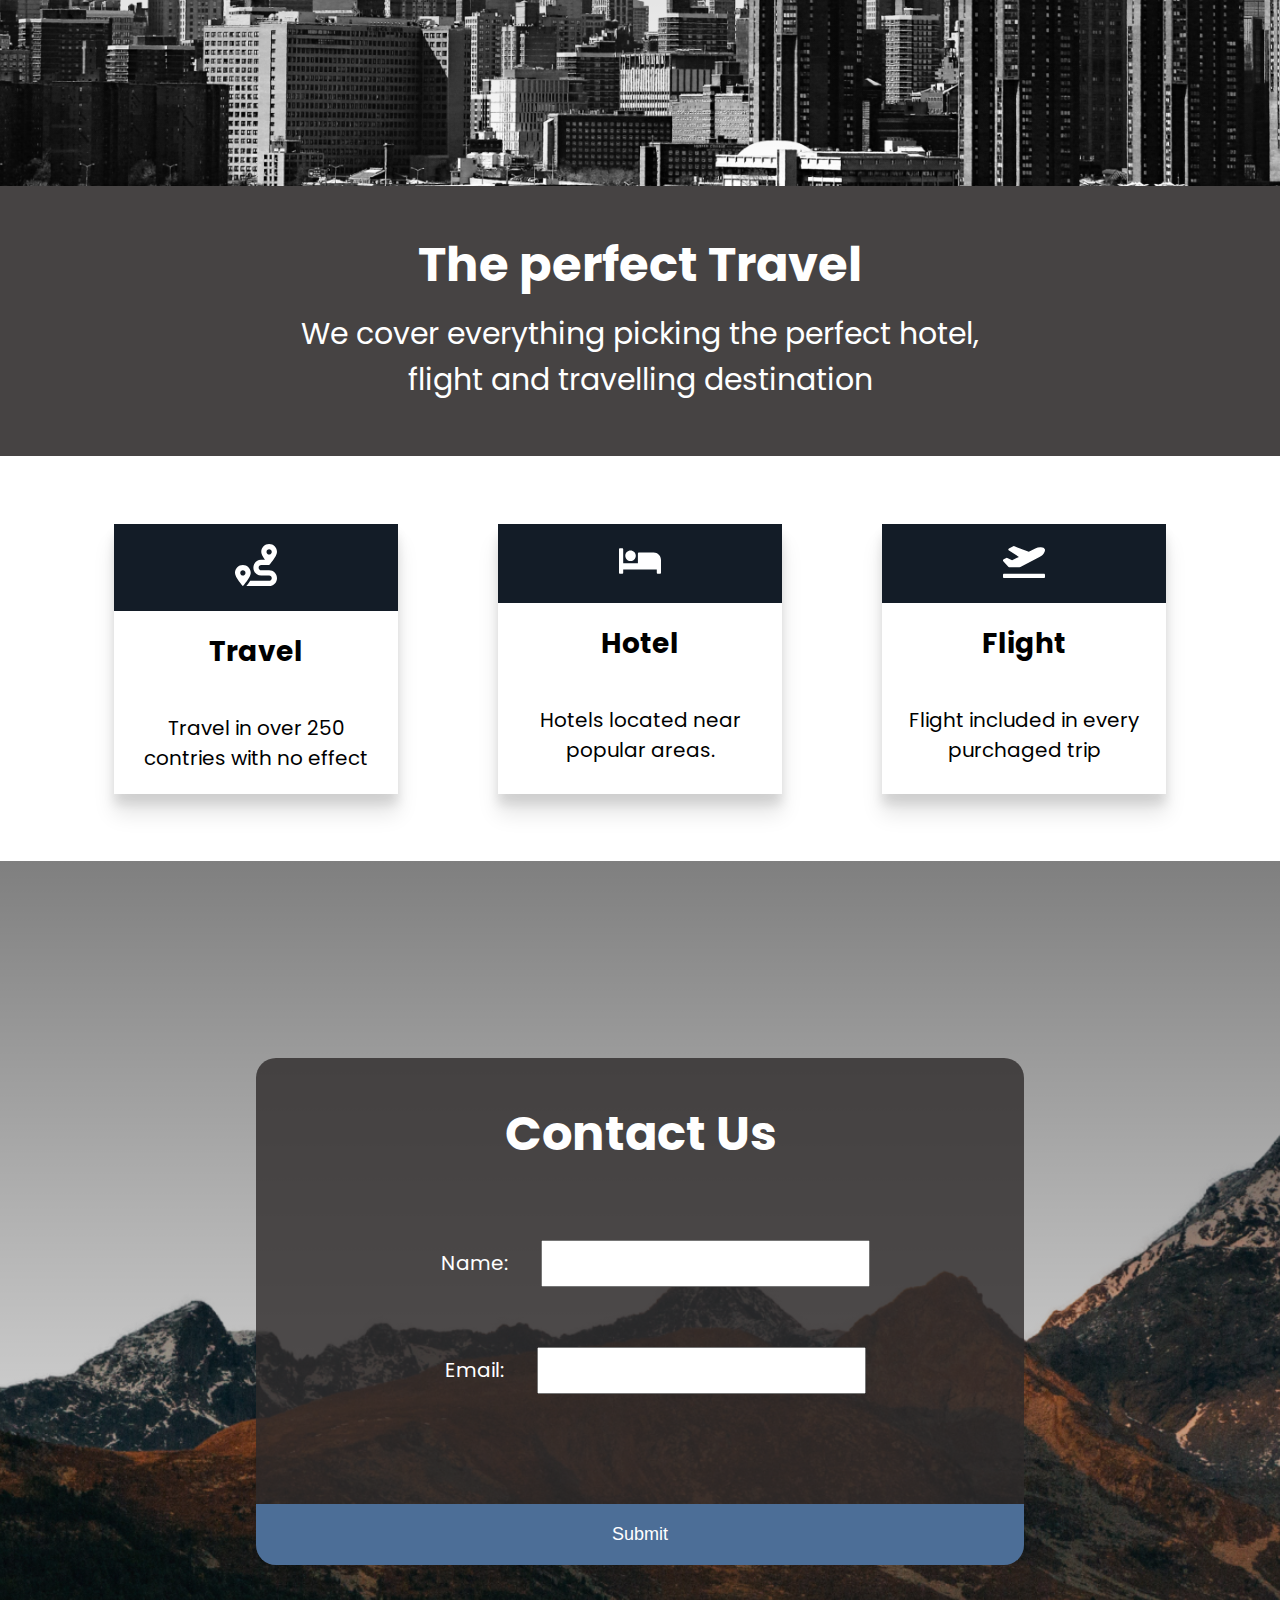
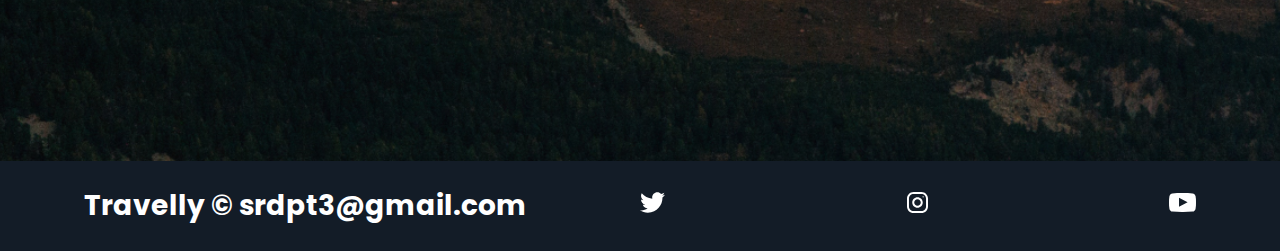
<file: TravelWebSite/index.html>
<!DOCTYPE html>
<html lang="en">
  <head>
    <meta charset="UTF-8" />
    <meta name="viewport" content="width=device-width, initial-scale=1.0" />
    <title>Travelly | Travelling Agency</title>
    <meta name="description" content="Travel Website landing page" />
    <link rel="icon" href="./icons/plane.svg" />
    <link rel="stylesheet" href="./style.css" />

    <link
      href="https://fonts.googleapis.com/css2?family=Pattaya&family=Poppins:wght@400;500&display=swap"
      rel="stylesheet"
    />
  </head>
  <body>
    <header class="main-head">
      <nav>
        <h1 id="logo">Travelly</h1>
        <ul>
          <li><a href="#locations">Locations</a></li>
          <li><a href="#benefits">Benefits</a></li>
          <li><a href="#contact">Contact</a></li>
        </ul>
      </nav>
    </header>
    <section class="hero">
      <h2>Travel Beyond Limits.</h2>
      <h3>
        Start your travel at an affordable price with Travelly <br />Contact us
        now below
      </h3>
      <button>Book Now</button>
    </section>
    <sction id="locations">
      <header class="locations-head">
        <h2>The Perferct Traveling Experience.</h2>
        <h3>
          We cover everything picking the perfect hotel, <br />
          flight and travelling destination
        </h3>
        <img src="./img/cloud.png" class="moving-cloud-1 cloud" alt="" />
        <img src="./img/cloud.png" class="moving-cloud-2 cloud" alt="" />
      </header>
    </sction>
    <section id="benefits">
      <header class="benefits-head">
        <h2>The perfect Travel</h2>
        <h3>
          We cover everything picking the perfect hotel, <br />
          flight and travelling destination
        </h3>
      </header>

      <div class="cards">
        <div class="card">
          <div class="card-icon">
            <img src="./icons/route-solid.svg" alt="" />
          </div>

          <h4>Travel</h4>
          <p>Travel in over 250 contries with no effect</p>
        </div>
        <div class="card">
          <div class="card-icon">
            <img src="./icons/bed-solid.svg" alt="" />
          </div>
          <h4>Hotel</h4>
          <p>Hotels located near popular areas.</p>
        </div>
        <div class="card">
          <div class="card-icon">
            <img src="./icons/plane-departure-solid.svg" alt="" />
          </div>
          <h4>Flight</h4>
          <p>Flight included in every purchaged trip</p>
        </div>
      </div>
    </section>
    <section id="contact">
      <div class="form-wrapper">
        <header class="form-head">
          <h2>Contact Us</h2>
        </header>
        <form action="https://formspree.io/mzbbyqbo" method="POST">
          <div class="name-form">
            <label for="name">Name:</label>
            <input id="name" type="text" name="name" required minlength="4" />
          </div>
          <div class="email-form">
            <label for="email">Email:</label>
            <input id="email" type="email" required name="_replyto" />
          </div>
          <button value="Send" type="submit">Submit</button>
        </form>
      </div>
    </section>
    <footer>
      <div class="footer-wrapper">
        <h5>Travelly &copy; srdpt3@gmail.com</h5>
        <ul>
          <li>
            <a href="#" title="twitter-social-media"
              ><img src="./icons/twitter.svg" alt="twitter-social-media"
            /></a>
          </li>

          <li>
            <a href="#" title="youtube-social-media"
              ><img src="./icons/instagram.svg" alt="youtube-social-media"
            /></a>
          </li>
          <li>
            <a href="#" title="instagram-social-media"
              ><img src="./icons/youtube.svg" alt="instagram-social-media"
            /></a>
          </li>
        </ul>
      </div>
    </footer>
  </body>
</html>
</file>
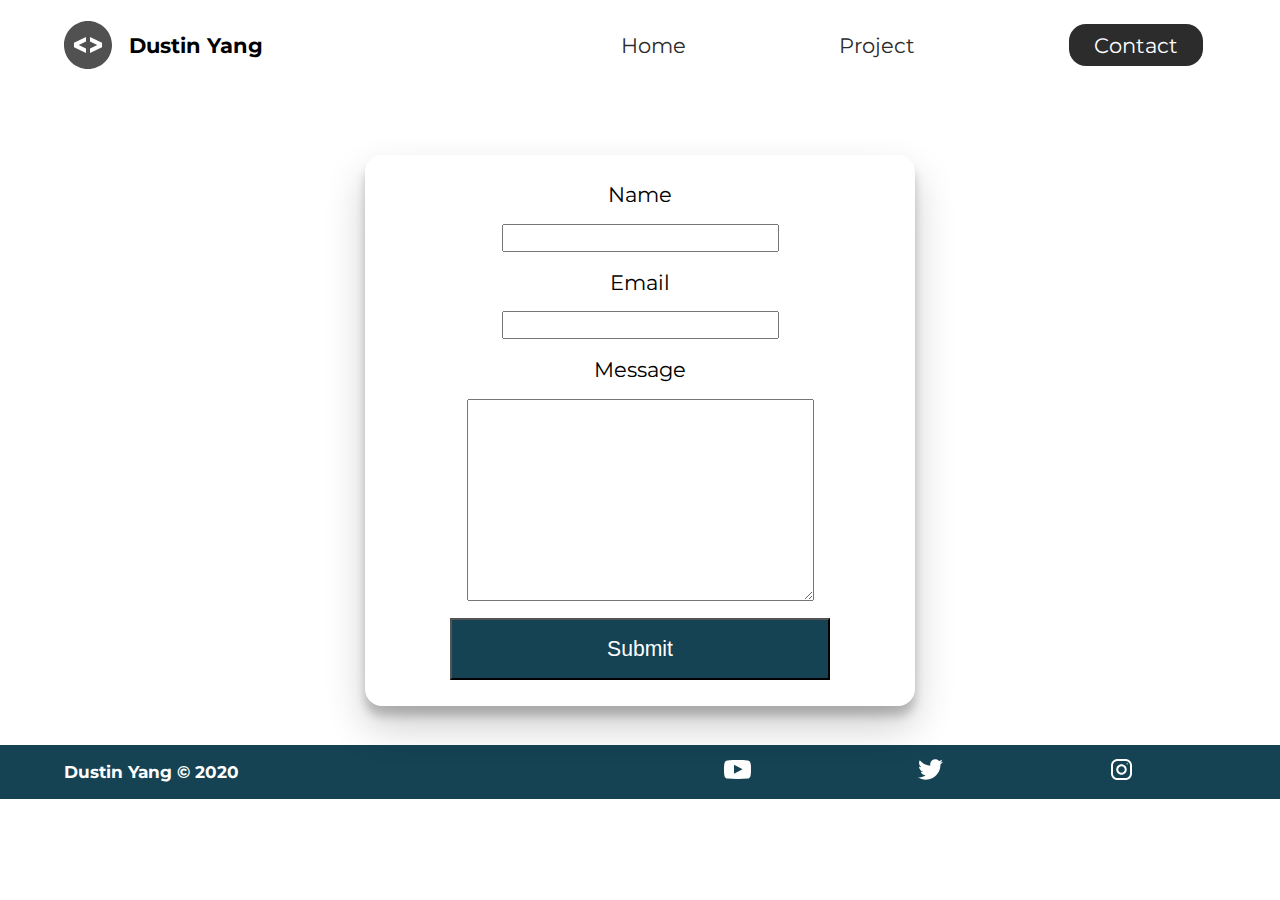
<file: Portfolio/contact/index.html>
<!DOCTYPE html>
<html lang="en">
  <head>
    <meta charset="UTF-8" />
    <meta name="viewport" content="width=device-width, initial-scale=1.0" />
    <meta name="description" content="Dustin Yang Web Dev Portfolio" />
    <meta name="robots" content="index,follow" />
    <link
      href="https://fonts.googleapis.com/css?family=Montserrat:400,500&display=swap"
      rel="stylesheet"
    />
    <link rel="stylesheet" href="../styles/style.css" />
    <title>Dustin Yang | Web Dev</title>
  </head>

  <header class="main-head">
    <nav>
      <div class="logo">
        <img src="../icons/code.svg" alt="logo" />
        <h1>Dustin Yang</h1>
      </div>
      <ul>
        <li>
          <a href="../index.html">Home</a>
        </li>
        <li><a href="../projects/">Project</a></li>
        <li><a class="active" href="./index.html">Contact</a></li>
      </ul>
    </nav>
  </header>
  <section class="form-section">
    <form>
      <label for="name">Name</label>
      <input type="text" name="name" id="name" required />
      <label for="email">Email</label>
      <input type="email" name="email" id="email" required />
      <label for="message">Message</label>
      <textarea name="message" id="message" cols="30" rows="10"></textarea>
      <button>Submit</button>
    </form>
  </section>
  <footer>
    <h4>Dustin Yang &copy; 2020</h4>
    <ul>
      <li>
        <a href="#"
          ><img src="../icons/youtube-symbol 1.svg" alt="youtube-social-media"
        /></a>
      </li>
      <li>
        <a href="#"
          ><img src="../icons/twitter 1.svg" alt="twitter-social-media"
        /></a>
      </li>
      <li>
        <a href="#"
          ><img src="../icons/instagram 1.svg" alt="instagram-social-media"
        /></a>
      </li>
    </ul>
  </footer>
</html>
</file>
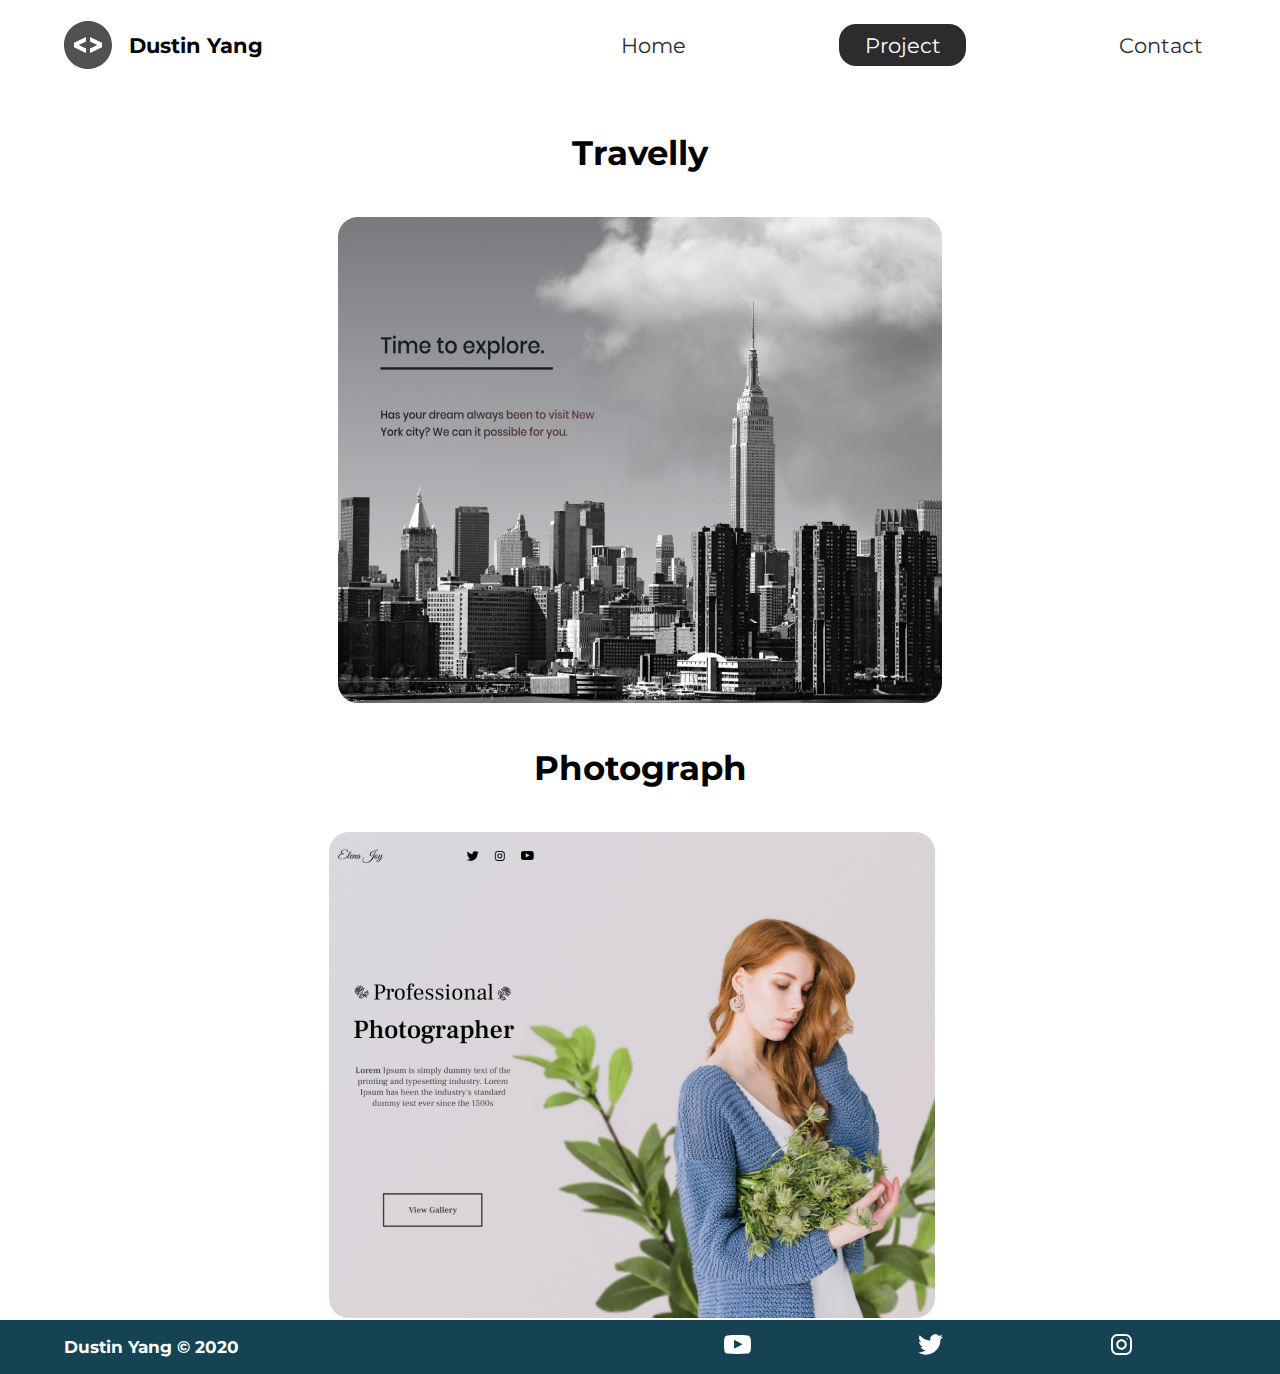
<file: Portfolio/projects/index.html>
<!DOCTYPE html>
<html lang="en">
  <head>
    <meta charset="UTF-8" />
    <meta name="viewport" content="width=device-width, initial-scale=1.0" />
    <meta name="description" content="Dustin Yang Web Dev Portfolio" />
    <meta name="robots" content="index,follow" />
    <link
      href="https://fonts.googleapis.com/css?family=Montserrat:400,500&display=swap"
      rel="stylesheet"
    />
    <link rel="stylesheet" href="../styles/style.css" />
    <title>Dustin Yang | Web Dev</title>
  </head>

  <header class="main-head">
    <nav>
      <div class="logo">
        <img src="../icons/code.svg" alt="logo" />
        <h1>Dustin Yang</h1>
      </div>
      <ul>
        <li>
          <a href="../index.html">Home</a>
        </li>
        <li><a class="active" href="./index.html">Project</a></li>
        <li><a href="../contact/">Contact</a></li>
      </ul>
    </nav>
  </header>
  <section class="projects">
    <div class="travelly">
      <h2>Travelly</h2>
      <img src="../img/travelly.jpg" alt="travelly-project" />
    </div>
    <div class="elena-joy">
      <h2>Photograph</h2>
      <img src="../img/elena-joy.jpg" alt="elena-project" />
    </div>
  </section>
  <footer>
    <h4>Dustin Yang &copy; 2020</h4>
    <ul>
      <li>
        <a href="#"
          ><img src="../icons/youtube-symbol 1.svg" alt="youtube-social-media"
        /></a>
      </li>
      <li>
        <a href="#"
          ><img src="../icons/twitter 1.svg" alt="twitter-social-media"
        /></a>
      </li>
      <li>
        <a href="#"
          ><img src="../icons/instagram 1.svg" alt="instagram-social-media"
        /></a>
      </li>
    </ul>
  </footer>
</html>
</file>
<file: css-flex/style.css>
* {
    margin: 0;
    padding: 0;
    box-sizing: border-box;
}

html {
    font-size: 62.5%;
}

a {
    color: black;
    text-decoration: none;
}

nav ul {
    /* width: 80%; */
    display: flex;
    justify-content: space-around;
    align-items: center;
    padding: 1rem;
    min-height: 10vh;
    background: lightblue;
}

.hero {
    min-height: 90vh;
    background-image: url('./img/assorted-color-vehicle-vehicle-on-street-2422588.jpg');
    background-size: cover;
    background-position: center;
    color: white;
    display: flex;
    flex-direction: column;
    align-items: center;
    justify-content: center;


}

.hero h2 {
    text-align: center;
    margin: 2rem;
}

.hero button {
    padding: 1rem 2rem;
    background: rgb(61, 98, 129);
    border: none;
    color: white;
}

.intro {
    display: flex;
    flex-wrap: wrap;
}

.intro img {
    width: 100%;
}

.intro-img {
    flex: 1 1 30rem;
    background: lightblue;
}

.intro-text {
    flex: 1 1 30rem;
    display: flex;
    flex-direction: column;
    align-items: center;
    justify-content: center;

}

.intro-text h2 {
    padding: 2rem;
}

.intro-text p {
    padding: 2rem;
}
</file>
<file: PhotographyWebsite/style.css>
/* Global Styles */
* {
    margin: 0;
    padding: 0;
    box-sizing: border-box;
}

@font-face {
    font-family: 'Ruhl';
    src: url(./fonts/FrankRuhlLibre-Regular.ttf)
}

@font-face {
    font-family: 'Ruhl Medium';
    src: url(./fonts/FrankRuhlLibre-Medium.ttf)
}

@font-face {
    font-family: 'Vibes';
    src: url(./fonts/GreatVibes-Regular.ttf)
}

html {
    font-size: 62.5%;
    --header1: calc(2rem + 1vw);
    --header2: calc(3.5rem + 1vw);
    --header3: calc(3rem + 1vw);
    --header4: calc(2.4rem + 1vw);
    --text: calc(1.5rem + 1vw);
    --big: calc(6rem + 1vw);
    --special-color: #905272;
    --background-color: #414141;
    --gray-text: #525252;
    scroll-behavior: mooth;

}


h1 {
    font-size: var(--header1);
}

li,
button,
label,
input,
a,
p {
    font-size: var(--text);
}

h2 {
    font-size: var(--header2);
}

h3 {
    font-size: var(--header3);
}

h4,
h5 {
    font-size: var(--header4);
}

.flex {
    display: flex;
    flex-direction: column;
    justify-content: center;
    align-items: center;
}

ul {
    list-style: none;
}

a {
    text-decoration: none;
    color: black;

}

body {
    font-family: 'Ruhl', sans-serif;
    animation: opening 1s ease-in-out;

}

h1 {
    font-family: 'Vibes', sans-serif;
}

/* NAV SECTION */
.main-head {
    box-shadow: 0px 10px 10px rgba(0, 0, 0, 0.1);
    z-index: 2;
    position: relative;
}

nav {
    width: 90%;
    margin: auto;
    display: flex;
    align-items: center;
    min-height: 10vh;
    padding: 2rem 0rem;

}

#logo {
    flex: 1 1 20rem;
}

.nav-links {
    display: flex;
    justify-content: space-around;
    flex: 1 1 20rem;

}

.hero {
    min-height: 90vh;
    width: 95%;
    margin: 0 0 0 auto;
    display: flex;
    flex-wrap: wrap;
    overflow: hidden;


}

.hero-introduction {
    flex: 2 1 40rem;
    text-align: center;
}

.hero-introduction p {
    padding: 5rem 10rem;
    color: var(--gray-text);
}

.hero-introduction h2 {
    padding-top: 3rem;
}

.hero-introduction a {
    padding: 2rem 8rem;
    border: 3px solid black;
    margin-bottom: 4rem;
    color: black;
}

.hero-images {
    flex: 1 1 40rem;
    background: linear-gradient(#dad8dd, #dad1d4);
    position: relative;
    z-index: 1;
}

.hero-elena {
    width: 100%;
    height: 100%;
    object-fit: cover;
}

.plant {
    position: absolute;
    bottom: 0;
    left: -20%;
    z-index: -1;
    transform: translateY(10%) rotateZ(-10deg) rotateX(-90deg);
    animation: plant-entrance 1.8s ease-in-out 0.5s forwards,
        plant-shake 2.5s infinite ease alternate-reverse 2s;
    transform-origin: bottom;
    max-height: 80%;
}

.plant2 {
    left: 40%;
}

/*ANIMATIONS */

@keyframes opening {
    from {
        opacity: 0;
    }

    to {
        opacity: 1;
    }
}

@keyframes plant-entrance {
    from {
        transform: translateY(10%) rotateZ(-10deg) rotateX(-90deg);
    }

    to {
        transform: translateY(0%) rotateZ(0deg) rotateX(0deg);
    }
}

@keyframes plant-shake {
    from {
        transform: rotateZ(-5deg);
    }

    to {
        transform: rotateZ(0deg);
    }
}

.burger,
.menu-check {
    display: none;
}


/* ABOUT SECTION */

.about {
    min-height: 100vh;
    display: flex;
    flex-wrap: wrap;

}

.about-text {
    color: white;
    background: var(--background-color);
    flex: 2 1 40rem;
    justify-content: space-around
}

.about-text div {
    padding: 3rem 8rem;
}

.about-text h3 {
    padding: 2rem 0rem;
    font-family: "Ruhl Medium";
}

.about-text h2 {
    font-family: "Vibes";
    padding: 4rem;
}

.about-image {
    flex: 1 1 40rem;
    position: relative;
}

.about-image h5 {
    position: absolute;
    letter-spacing: 2rem;
    top: 20%;
    left: 50%;
    transform: translate(-50%, 20%)
}

.about-image img {
    width: 100%;
    height: 100%;
    object-fit: cover;
}

.gallery {
    display: grid;
    min-height: 100vh;
    grid-template-columns: repeat(3, 1fr);
    position: relative;
}

.gallery img {
    width: 100%;
    height: 100%;
    object-fit: cover;
}

.gallery1 {
    grid-column: 1/3;
}

.gallery2 {
    grid-column: 3/4;
    grid-row: 1/3;
}


/* CONTACT SECTION */

.contact {
    min-height: 80vh;
    display: flex;
    flex-wrap: wrap;
}

.form-wrapper {
    flex: 3 1 40rem;
}

.form-wrapper h2 {
    margin: 5rem 0rem;
}

.form-wrapper span {
    font-size: var(--big);
    color: var(--special-color)
}

.form-wrapper label {
    display: block;
}

.form-wrapper input {
    display: block;
    margin: 3rem 0rem;
    background: var(--background-color);
    color: white;
    border: none;
    padding: 1rem;
}

.form-wrapper button {
    padding: 1rem 8rem;
    background: var(--special-color);
    color: white;
    border: none;
    width: 100%;
}

.contact img {
    flex: 1 1 40rem;
}


/* FOOTER SECTION */
footer {
    background: var(--background-color);
    color: white;
    display: flex;
    padding: 3rem 5%;
    align-items: center;
    flex-wrap: wrap;
}

footer h4 {
    flex: 3 1 40rem;
    font-size: calc(1.4rem+1vw);
}

footer ul {
    display: flex;
    flex: 1 1 40rem;
    justify-content: space-around;
    align-items: center;
}

@media screen and (max-width: 842px) {
    .hero {
        width: 100%;
    }

    .hero-introduction p {
        padding: 5rem 3rem;

    }

    /* BURGER */
    .burger {
        position: relative;
        display: block;
        cursor: pointer;
    }

    .burger span {
        padding: 0.2rem 2rem;
        background: var(--gray-text);
        margin: 0.5rem 0rem;
        display: block;
        transition: all 0.5s ease;
    }

    .nav-links a {
        color: white;
        font-size: var(--header3);
        text-decoration: underline;
    }

    .nav-links {
        background: var(--background-color);
        position: fixed;
        width: 100%;
        height: 100%;
        position: fixed;
        top: 0;
        left: 100%;
        /* transform: translateX(100%); */
        flex-direction: column;
        align-items: center;
        transition: transform 1s ease;

    }

    .nav-open {
        transform: translate(-100%);
    }

    .toggle .line1 {
        transform: rotateZ(45deg) translateY(300%);
        background: white;
    }

    .toggle .line2 {
        opacity: 0;
    }

    .toggle .line3 {
        transform: rotateZ(-45deg) translateY(-300%);
        background: white;
    }

    /* .menu-check {
        display: block;
        position: absolute;
        top: 50%;
        right: 5%;
        transform: translate(5%, -50%);
        width: 5rem;
        height: 5rem;
        cursor: pointer;
        opacity: 0;
        z-index: 100;
    }

    .menu-check:checked+.nav-links {
        transform: translate(-100%);
    }

    .menu-check:checked~.burger span {
        background: white;
    }


    .menu-check:checked~.burger span:nth-child(1) {
        transform: rotateZ(45deg) translateY(300%);
    }


    .menu-check:checked~.burger span:nth-child(2) {
        opacity: 0;
    }

    .menu-check:checked~.burger span:nth-child(3) {
        transform: rotateZ(-45deg) translateY(-300%);
    } */


    /* ABOUT SECITON */
    .about-text div {
        padding: 3rem 3rem;
    }

    /* GALLERY */
    .gallery img {
        grid-row: auto;
        grid-column: auto;

    }

    .gallery {
        grid-template-columns: repeat(auto-fit, minmax(13rem, 1fr));
        /* height: auto; */
    }

    .contact img {
        display: none;
    }

    footer ul {
        order: 1;
    }

    footer h4 {
        order: 2;
        text-align: center;
        padding: 1rem;
    }

}

@media screen and (min-width: 1700px) {
    html {
        --header1: 3rem;
        --header2: 5rem;
        --header3: 4rem;
        --header4: 3rem;
        --text: 3rem;
        --big: 8rem;
    }
}
</file>
<file: Portfolio/styles/style.css>
/* Global Styles */
* {
  margin: 0;
  padding: 0;
  -webkit-box-sizing: border-box;
          box-sizing: border-box;
}

html {
  font-size: 62.5%;
}

body {
  font-family: 'Montserrat', sans-serif;
}

h1 {
  font-size: 2.5rem;
}

li,
button,
label,
input,
a,
p {
  font-size: 2.5rem;
}

h2 {
  font-size: 4rem;
}

h3 {
  font-size: 2.5rem;
}

h4,
h5 {
  font-size: 2rem;
}

ul {
  list-style: none;
}

a {
  text-decoration: none;
  color: #2c2c2c;
}

.main-head {
  width: 95%;
  margin: 0 0 0 auto;
}

nav {
  display: -webkit-box;
  display: -ms-flexbox;
  display: flex;
  -webkit-box-pack: justify;
      -ms-flex-pack: justify;
          justify-content: space-between;
  -webkit-box-align: center;
      -ms-flex-align: center;
          align-items: center;
  -webkit-box-orient: horizontal;
  -webkit-box-direction: normal;
      -ms-flex-direction: row;
          flex-direction: row;
  min-height: 10vh;
  width: 60%;
  -ms-flex-wrap: wrap;
      flex-wrap: wrap;
}

nav .logo {
  display: -webkit-box;
  display: -ms-flexbox;
  display: flex;
  -webkit-box-pack: start;
      -ms-flex-pack: start;
          justify-content: flex-start;
  -webkit-box-align: center;
      -ms-flex-align: center;
          align-items: center;
  -webkit-box-orient: horizontal;
  -webkit-box-direction: normal;
      -ms-flex-direction: row;
          flex-direction: row;
  -webkit-box-flex: 1;
      -ms-flex: 1 1 10rem;
          flex: 1 1 10rem;
}

nav .logo h1 {
  margin: 2rem;
}

nav ul {
  display: -webkit-box;
  display: -ms-flexbox;
  display: flex;
  -ms-flex-pack: distribute;
      justify-content: space-around;
  -webkit-box-align: center;
      -ms-flex-align: center;
          align-items: center;
  -webkit-box-orient: horizontal;
  -webkit-box-direction: normal;
      -ms-flex-direction: row;
          flex-direction: row;
  -webkit-box-flex: 1;
      -ms-flex: 1 1 40rem;
          flex: 1 1 40rem;
}

.intro {
  min-height: 70vh;
  width: 90%;
  margin: auto;
  -ms-flex-wrap: wrap;
      flex-wrap: wrap;
  display: -webkit-box;
  display: -ms-flexbox;
  display: flex;
  -webkit-box-pack: justify;
      -ms-flex-pack: justify;
          justify-content: space-between;
  -webkit-box-align: center;
      -ms-flex-align: center;
          align-items: center;
  -webkit-box-orient: horizontal;
  -webkit-box-direction: normal;
      -ms-flex-direction: row;
          flex-direction: row;
}

.intro h2 {
  font-size: 8rem;
  padding: 2rem;
  background: -webkit-gradient(linear, left top, right top, from(#38d39f), to(#38a4d3));
  background: linear-gradient(left, #38d39f, #38a4d3);
  background-clip: text;
  -webkit-text-fill-color: transparent;
  -webkit-background-clip: text;
  display: block;
}

.intro h3 {
  font-size: 6rem;
  padding: 2rem 0rem;
}

.intro p {
  padding-top: 2rem;
  color: #2c2c2c;
}

.splash {
  position: absolute;
  top: 0%;
  right: 0%;
  height: 80%;
  z-index: -1;
}

.intro-social {
  margin-top: 4rem;
}

.intro-social a {
  margin-right: 5rem;
}

.intro-text,
.intro-image {
  -webkit-box-flex: 1;
      -ms-flex: 1 1 40rem;
          flex: 1 1 40rem;
}

.active {
  background: #2c2c2c;
  color: white;
  padding: 1rem 3rem;
  border-radius: 2rem;
}

#plant-left {
  -webkit-animation: plant 1.5s ease infinite alternate;
          animation: plant 1.5s ease infinite alternate;
}

#plant-right {
  -webkit-animation: plant 0.5s ease infinite alternate;
          animation: plant 0.5s ease infinite alternate;
}

#me {
  -webkit-animation: me 1s ease infinite alternate;
          animation: me 1s ease infinite alternate;
  -webkit-transform-origin: bottom;
          transform-origin: bottom;
}

#clock-arrow {
  -webkit-animation: clock 1s infinite linear;
          animation: clock 1s infinite linear;
  transform-box: fill-box;
  -webkit-transform-origin: bottom;
          transform-origin: bottom;
}

@-webkit-keyframes me {
  from {
    -webkit-transform: rotateZ(-5deg);
            transform: rotateZ(-5deg);
  }
  to {
    -webkit-transform: rotateZ(5deg);
            transform: rotateZ(5deg);
  }
}

@keyframes me {
  from {
    -webkit-transform: rotateZ(-5deg);
            transform: rotateZ(-5deg);
  }
  to {
    -webkit-transform: rotateZ(5deg);
            transform: rotateZ(5deg);
  }
}

@-webkit-keyframes clock {
  from {
    -webkit-transform: rotateZ(0deg);
            transform: rotateZ(0deg);
  }
  to {
    -webkit-transform: rotateZ(360deg);
            transform: rotateZ(360deg);
  }
}

@keyframes clock {
  from {
    -webkit-transform: rotateZ(0deg);
            transform: rotateZ(0deg);
  }
  to {
    -webkit-transform: rotateZ(360deg);
            transform: rotateZ(360deg);
  }
}

@-webkit-keyframes plant {
  from {
    -webkit-transform: translateY(0%);
            transform: translateY(0%);
  }
  to {
    -webkit-transform: translateY(-30%);
            transform: translateY(-30%);
  }
}

@keyframes plant {
  from {
    -webkit-transform: translateY(0%);
            transform: translateY(0%);
  }
  to {
    -webkit-transform: translateY(-30%);
            transform: translateY(-30%);
  }
}

.projects {
  width: 90%;
  margin: auto;
  min-height: 70vh;
  display: -webkit-box;
  display: -ms-flexbox;
  display: flex;
  -webkit-box-pack: justify;
      -ms-flex-pack: justify;
          justify-content: space-between;
  -webkit-box-align: center;
      -ms-flex-align: center;
          align-items: center;
  -webkit-box-orient: horizontal;
  -webkit-box-direction: normal;
      -ms-flex-direction: row;
          flex-direction: row;
  text-align: center;
  -ms-flex-wrap: wrap;
      flex-wrap: wrap;
}

.projects h2 {
  margin: 5rem;
}

.travelly,
.elena-joy {
  -webkit-box-flex: 1;
      -ms-flex: 1 1 40rem;
          flex: 1 1 40rem;
}

.form-section {
  min-height: 70vh;
  display: -webkit-box;
  display: -ms-flexbox;
  display: flex;
  -webkit-box-pack: center;
      -ms-flex-pack: center;
          justify-content: center;
  -webkit-box-align: center;
      -ms-flex-align: center;
          align-items: center;
  -webkit-box-orient: vertical;
  -webkit-box-direction: normal;
      -ms-flex-direction: center;
          flex-direction: center;
  margin-top: 3rem;
}

.form-section form {
  padding: 3rem 10rem;
  -webkit-box-shadow: 0px 10px 10px rgba(0, 0, 0, 0.2), 0px 20px 40px rgba(0, 0, 0, 0.2);
          box-shadow: 0px 10px 10px rgba(0, 0, 0, 0.2), 0px 20px 40px rgba(0, 0, 0, 0.2);
  display: -webkit-box;
  display: -ms-flexbox;
  display: flex;
  -webkit-box-pack: center;
      -ms-flex-pack: center;
          justify-content: center;
  -webkit-box-align: center;
      -ms-flex-align: center;
          align-items: center;
  -webkit-box-orient: vertical;
  -webkit-box-direction: normal;
      -ms-flex-direction: column;
          flex-direction: column;
  border-radius: 2rem;
}

.form-section form input,
.form-section form textarea {
  margin: 2rem;
}

.form-section form input:focus,
.form-section form textarea:focus {
  outline: 2px solid black;
}

.form-section form textarea {
  font-family: "Montserrat", sans-serif;
  font-size: 2rem;
}

.form-section form button {
  width: 100%;
  padding: 2rem;
  background: #154353;
  color: white;
}

.form-section form button:focus {
  background: #93b6d3;
}

footer {
  background: #154353;
  color: white;
  min-height: 6vh;
  padding: 0% 5%;
  display: -webkit-box;
  display: -ms-flexbox;
  display: flex;
  -webkit-box-pack: start;
      -ms-flex-pack: start;
          justify-content: flex-start;
  -webkit-box-align: center;
      -ms-flex-align: center;
          align-items: center;
  -webkit-box-orient: horizontal;
  -webkit-box-direction: normal;
      -ms-flex-direction: row;
          flex-direction: row;
}

footer ul {
  -webkit-box-flex: 1;
      -ms-flex: 1 1 40rem;
          flex: 1 1 40rem;
  display: -webkit-box;
  display: -ms-flexbox;
  display: flex;
  -ms-flex-pack: distribute;
      justify-content: space-around;
  -webkit-box-align: center;
      -ms-flex-align: center;
          align-items: center;
  -webkit-box-orient: horizontal;
  -webkit-box-direction: normal;
      -ms-flex-direction: row;
          flex-direction: row;
}

footer h4 {
  -webkit-box-flex: 1;
      -ms-flex: 1 1 40rem;
          flex: 1 1 40rem;
}

@media screen and (max-width: 1332px) {
  html {
    font-size: 53%;
  }
  .splash {
    display: none;
  }
  svg {
    width: 80%;
  }
  nav {
    width: 100%;
  }
}

@media screen and (max-width: 754px) {
  html {
    font-size: 45%;
  }
  svg {
    height: 60%;
  }
  .main-head {
    width: 100%;
  }
  nav .logo {
    margin-top: 2rem;
    display: -webkit-box;
    display: -ms-flexbox;
    display: flex;
    -webkit-box-pack: center;
        -ms-flex-pack: center;
            justify-content: center;
    -webkit-box-align: center;
        -ms-flex-align: center;
            align-items: center;
    -webkit-box-orient: vertical;
    -webkit-box-direction: normal;
        -ms-flex-direction: column;
            flex-direction: column;
    -webkit-box-flex: 1;
        -ms-flex: 1 1 20rem;
            flex: 1 1 20rem;
  }
  nav ul {
    -webkit-box-flex: 1;
        -ms-flex: 1 1 60rem;
            flex: 1 1 60rem;
    margin: 2rem 0rem;
  }
  .intro-image {
    text-align: center;
  }
  .intro-text {
    margin-top: 5rem;
    text-align: center;
  }
  .intro-social {
    display: -webkit-box;
    display: -ms-flexbox;
    display: flex;
    -webkit-box-pack: center;
        -ms-flex-pack: center;
            justify-content: center;
    -webkit-box-align: center;
        -ms-flex-align: center;
            align-items: center;
    -webkit-box-orient: horizontal;
    -webkit-box-direction: normal;
        -ms-flex-direction: row;
            flex-direction: row;
  }
  .intro-social a {
    margin: 2rem;
  }
  .elena-joy,
  .travelly {
    -webkit-box-flex: 1;
        -ms-flex: 1 1 50rem;
            flex: 1 1 50rem;
  }
  .elena-joy img,
  .travelly img {
    width: 100%;
    height: 100%;
  }
  form {
    padding: 0rem;
    width: 100%;
  }
}
/*# sourceMappingURL=style.css.map */
</file>
<file: SASS/styles/style.css>
* {
  margin: 0;
  padding: 0;
  -webkit-box-sizing: border-box;
  box-sizing: border-box;
}

section h2 {
  color: #424e91;
}

.intro {
  display: -webkit-box;
  display: -ms-flexbox;
  display: flex;
  -ms-flex-pack: distribute;
  justify-content: space-around;
  -webkit-box-orient: vertical;
  -webkit-box-direction: normal;
  -ms-flex-direction: column;
  flex-direction: column;
  -webkit-box-align: center;
  -ms-flex-align: center;
  align-items: center;
  min-height: 10vh;
}

button {
  border: none;
  font-size: 40px;
  background: #424e91;
  padding: 1 rem 3rem;
  -webkit-transition: all 1s ease;
  transition: all 1s ease;
  cursor: pointer;
}

button:hover {
  background: #993a3a;
}

/*# sourceMappingURL=style.css.map */
</file>
<file: TravelWebSite/style.css>
/* Global Styles */
* {
    margin: 0;
    padding: 0;
    box-sizing: border-box;
}

html {
    font-size: 62.5%;
}

body {
    font-family: 'Poppins', sans-serif;
}

h1 {
    font-size: 2.6rem;
}

li,
button,
label,
input,
p {
    font-size: 2rem;
}

h2 {
    font-size: 4.8rem;
}

h3 {
    font-size: 3rem;
    font-weight: normal;
}

h4,
h5 {
    font-size: 2.8rem;
}

a {
    color: white;
    text-decoration: none;

}

button {
    padding: 2rem 6rem;
    background: #4c6e97;
    border: none;
    color: white;
    font-size: 1.8rem;
    cursor: pointer;
    transition: background 0.5s ease-in-out;
    /* animation: cloudAnimation infinite alternate; */
}

button:hover {
    background: #1e2227;
}





/* NAV section with hero  */
.main-head {
    background: #131c27;
    color: white;
    position: sticky;
    top: 0px;
    z-index: 3;
}

nav {
    display: flex;
    width: 90%;
    margin: auto;
    padding: 2rem;
    min-height: 5vh;
    align-items: center;
    flex-wrap: wrap;

}

nav ul {
    display: flex;
    flex: 1 1 40rem;
    justify-content: space-around;
    align-items: center;
    list-style: none;
}

#logo {
    flex: 1 1 40rem;
    font-family: 'Pattaya', sans-serif;
    font-weight: normal;
}

.hero {
    min-height: 90vh;
    background: linear-gradient(rgba(0, 0, 0, 0.5), transparent), url('./img/landing-page.jpg');
    background-repeat: no-repeat;
    background-size: cover;
    background-position: center;
    color: white;
    display: flex;
    flex-direction: column;
    justify-content: center;
    align-items: center;
    text-align: center;


}

.hero h3 {
    padding: 5rem;
}


/* locations SECITON */
#locations {
    min-height: 100vh;
    background: linear-gradient(rgba(0, 0, 0, 0.5), transparent), url('./img/new-york-page.png');
    background-repeat: no-repeat;
    background-size: cover;
    background-position: center;
    display: flex;
    align-items: center;
    position: relative;
    overflow: hidden;

}

.locations-head {
    width: 90%;
    margin: auto
}

.locations-head h2 {
    padding: 1rem 0rem;
    text-decoration: underline;
    text-decoration-thickness: 0.5rem;

}

.locations-head h3 {
    padding: 4rem 0rem;
    background: linear-gradient(#131c27, #663b34);
    background-clip: text;
    -webkit-text-fill-color: transparent;
    -webkit-background-clip: text;
}

.cloud {
    position: absolute;
    top: 0%;
    right: 0%;
    animation: cloudAnimation 3s infinite alternate ease-in-out;

}

.moving-cloud-1 {
    animation: cloudAnimation 4s infinite alternate ease-in-out;
}

.moving-cloud-2 {
    top: 10%;
    z-index: -1;
    opacity: 0.5;
}

@keyframes cloudAnimation {

    /* 0% {
        background: lightblue;
    }

    25% {
        background: rgb(52, 106, 124)
    }

    100% {
        background: rgb(5, 56, 73)
    } */
    from {
        transform: translate(10%, -10%);
    }

    to {
        transform: translate(0%, 0%);

    }
}



/* NAV section with Benefit  */
.benefits-head {
    background: rgb(70, 67, 67);
    padding: 3rem;
    min-height: 30vh;
    display: flex;
    flex-direction: column;
    justify-content: center;
    align-items: center;
    color: white;
    text-align: center;
}

.benefits-head h3 {
    padding: 1rem;

}

.cards {
    width: 90%;
    margin: auto;
    display: flex;
    min-height: 45vh;
    align-items: center;
    flex-wrap: wrap;
}

.card {
    flex: 1 1 25rem;
    min-height: 30vh;
    height: 80%;
    margin: 2rem 5rem;
    box-shadow: 0px 10px 10px rgb(0, 0, 0, 0.1), 0px 20px 20px rgb(0, 0, 0, 0.1);
    text-align: center;

}

.cards img {
    max-width: 15%;
    margin: 2rem;

}

.card h4,
.card p {
    padding: 2rem;
}



.card-icon {
    background: #131c27;
}


/* NAV section with Contact  */
#contact {
    min-height: 100vh;
    background: linear-gradient(rgba(0, 0, 0, 0.5), transparent), url('./img/contact-mountain.png');

    background-position: center;
    background-repeat: no-repeat;
    background-size: cover;
    align-items: center;
    justify-content: center;
    display: flex;

}

.form-wrapper {
    background: rgb(46, 43, 43, 0.8);
    width: 60%;
    color: white;
    border-radius: 20px;
}

.form-head {
    text-align: center;
    padding: 4rem;


}

.name-form,
.email-form {
    padding: 3rem;
    text-align: center;
}

.form-wrapper label {
    margin: 0rem 3rem;
}

.form-wrapper button {
    width: 100%;
    padding: 2rem;
    margin-top: 8rem;
    border-bottom-left-radius: 20px;
    border-bottom-right-radius: 20px;

}

.form-wrapper input {
    padding: 1rem 3rem;
}


/* Footer */
footer {
    color: white;
    background: #131c27;
}

.footer-wrapper {
    display: flex;
    padding: 2rem;
    width: 90%;
    margin: auto;
    align-items: center;
    min-height: 10vh;
    flex-wrap: wrap;
}

footer h5 {

    flex: 1 1 40rem;
}

footer ul {
    display: flex;
    list-style: none;
    flex: 1 1 40rem;
    align-items: center;
    justify-content: space-between;
}

@media screen and (max-width: 932px) {
    html {
        font-size: 45%;
    }

    nav {
        text-align: center;

    }

    #logo {
        padding: 2rem;
    }

    .cloud {
        height: 40rem;
        pointer-events: none;
    }

    .moving-cloud-1 {
        z-index: -1;

    }

    .moving-cloud-2 {
        top: 10%;
        z-index: -2;
        opacity: 0.5;
    }

    .locations-head h3 {
        background: rgb(17, 16, 16, 0.9);
        /* background-clip: text; */
        -webkit-text-fill-color: white;
        /* -webkit-background-clip: text; */
    }

    .form-wrapper {
        width: 100%;
    }

    footer {
        text-align: center;
    }

    footer h5 {
        padding-bottom: 3rem;
    }

}
</file>
